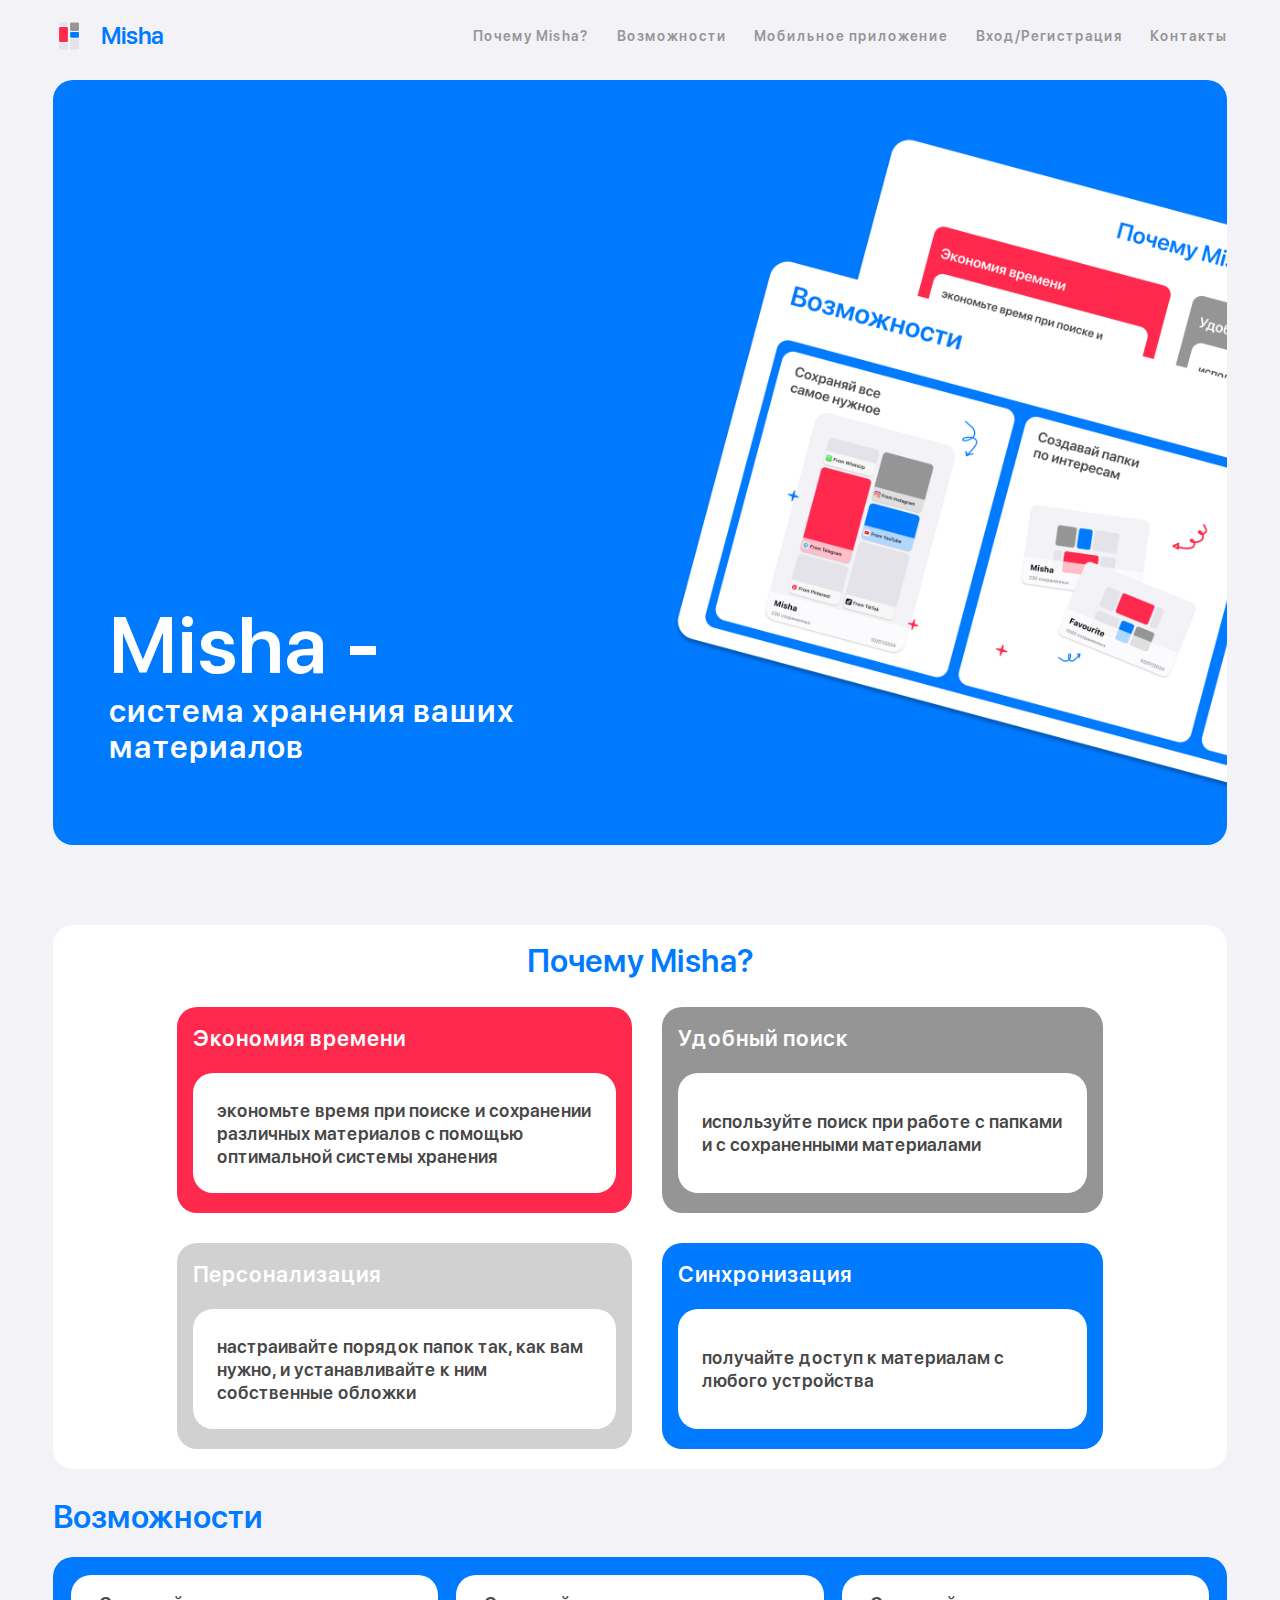
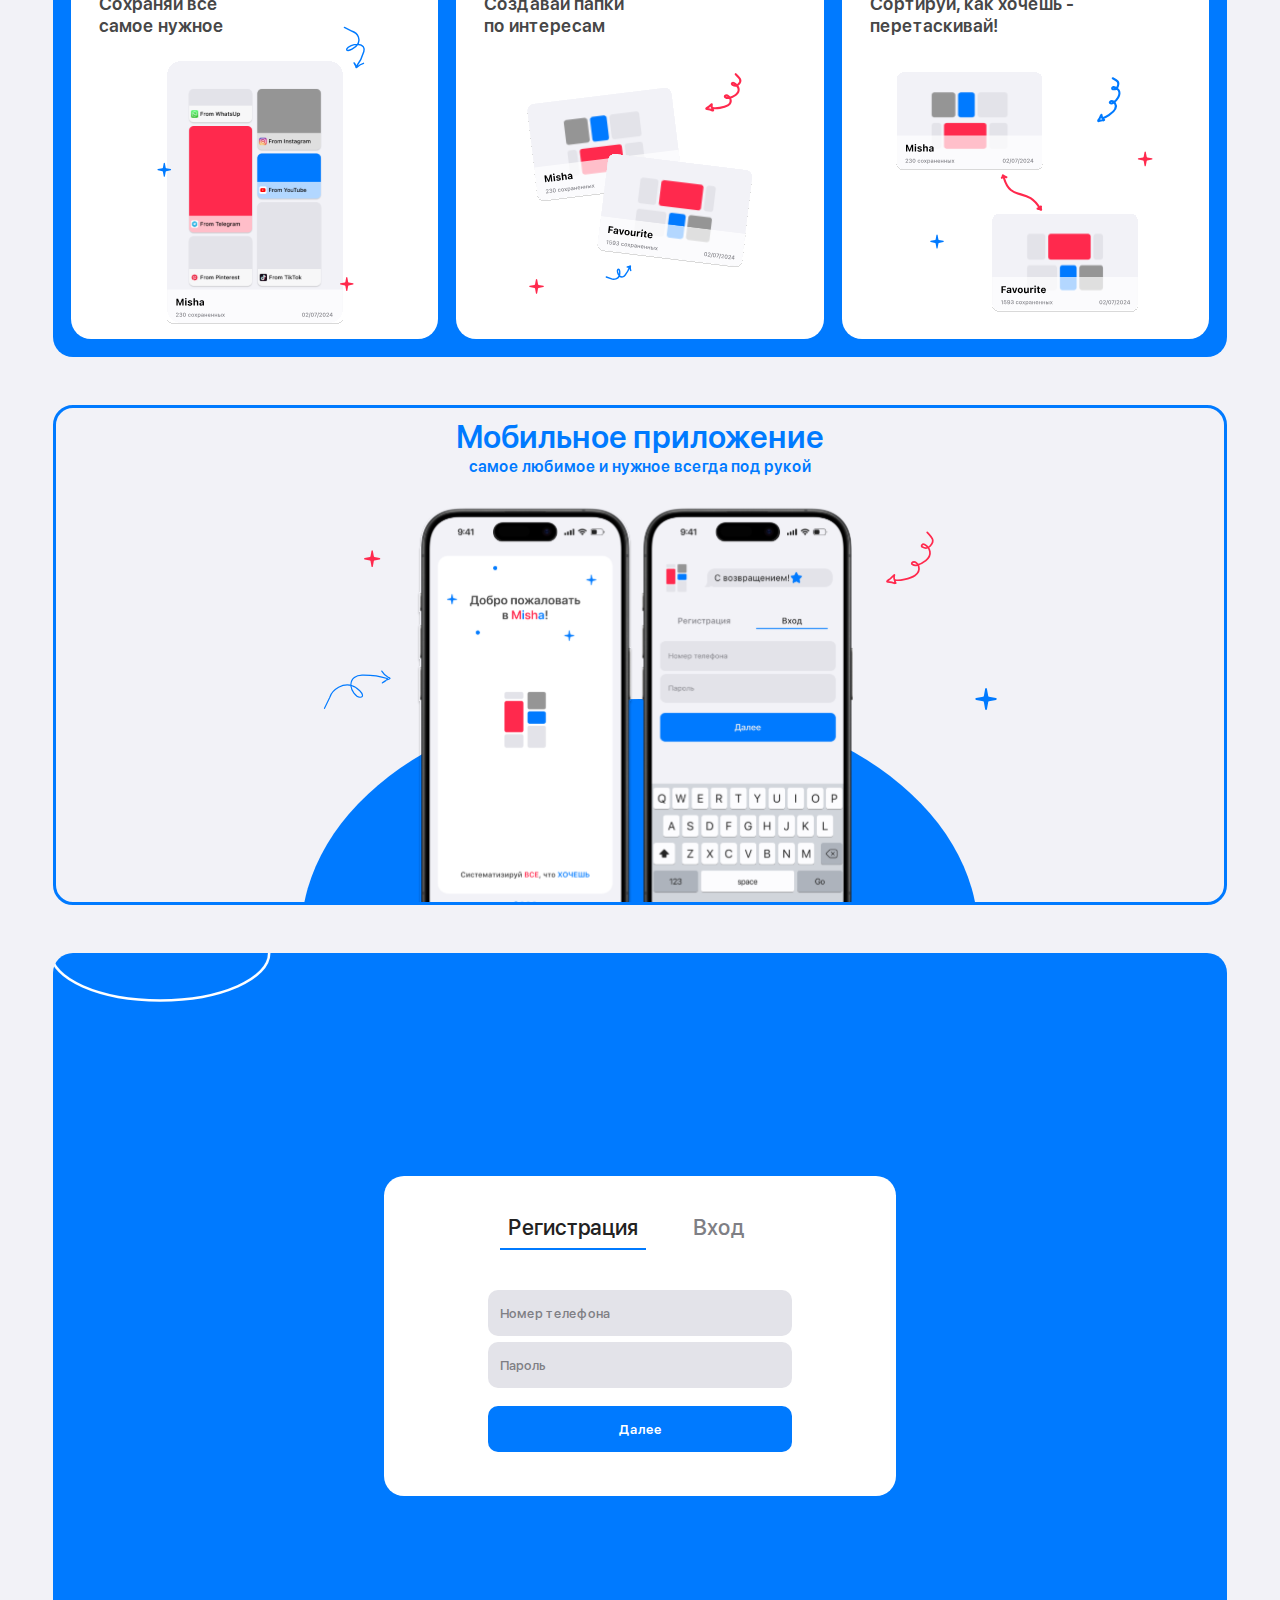
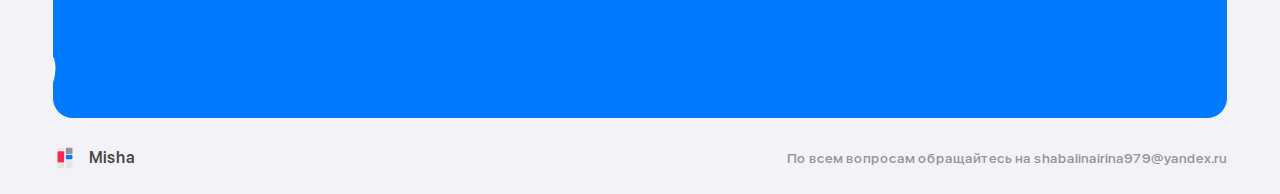
<file: Misha/index.html>
<!DOCTYPE html>

<html lang="ru">

<head>
	<meta charset="utf-8">
	<link rel="stylesheet" href="css/style.css">
	<title>Misha</title>
	<link rel="icon" href="icons/icon.svg" type="image/x-icon">
	<link rel="shortcut icon" href="icons/icon.svg" type="image/x-icon">
</head>
<body>
	<div class="main">
		<div class="main__body">
			<div class="main__header">
				<div class="main__left_flex">
					<div class="main__icon_div">
						<img src="icons/icon.svg" class="main__icon">
					</div>
					<div id="link_one" class="main__misha" foo="main_block">Misha</div>
				</div>
				<div class="main__right_flex">
					<ul class="main__ul_right_flex">
						<li> <a class="main__a_right_flex" id="link_two" foo="why_block"> Почему Misha?</a></li>
						<li> <a class="main__a_right_flex" id="link_three" foo="opportunities_block"> Возможности</a></li>
						<li> <a class="main__a_right_flex" id="link_four" foo="mobile_block"> Мобильное приложение</a></li>
						<li> <a class="main__a_right_flex" id="link_five" foo="login_block"> Вход/Регистрация</a></li>
						<li> <a class="main__a_right_flex" id="link_six"  foo="bottom_block"> Контакты</a></li>
					</ul>
				</div>
			</div>
			<div class="main__block" id="main_block">
				<div class="main__title">Misha -</div>
				<div class="main__subtitle">система хранения ваших <br>материалов</div>
			</div>
			<div class="why__block" id="why_block">
				<div class="why__title">Почему Misha?</div>
				<div class="foo__blocks">
					<div class="why__block_1 foo__first">
						<div class="why__block_1_title">Экономия времени</div>
						<div class="why__block_1_2">
							<div class="why__block_1_text">экономьте время при поиске и сохранении различных материалов с помощью оптимальной системы хранения</div>
						</div>
					</div>
					<div class="why__block_2 foo__second">
						<div class="why__block_2_title">Удобный поиск</div>
						<div class="why__block_2_2">
							<div class="why__block_2_text">используйте поиск при работе с папками и с сохраненными  материалами</div>
						</div>
					</div>
				<!-- </div>  -->
				<!-- <div class="why__flex2"> -->
					<div class="why__block_3 foo__third">
						<div class="why__block_3_title">Персонализация</div>
						<div class="why__block_3_2">
							<div class="why__block_3_text">настраивайте порядок папок так, как вам нужно, и устанавливайте к ним собственные обложки</div>
						</div>
					</div>
					<div class="why__block_4 foo__four">
						<div class="why__block_4_title">Синхронизация</div>
						<div class="why__block_4_2">
							<div class="why__block_4_text">получайте доступ к материалам с любого устройства</div>
						</div>
					</div>
				</div>
			</div>
			<div class="opportunities" id="opportunities_block">
				<div class="opportunities__main_title">Возможности</div>
				<div class="opportunities__main_block">
					<div class="opportunities__block_1">
						<img src="img/block_1.svg" class="opportunities__img_1">
						<div class="opportunities__title_1">Сохраняй все <br> самое нужное</div>
						
					</div>
					<div class="opportunities__block_2">
						<img src="img/block_2.svg" class="opportunities__img_2">
						<div class="opportunities__title_2">Создавай папки <br> по интересам</div>
					</div>
					<div class="opportunities__block_3">
						<img src="img/block_3.svg" class="opportunities__img_3">
						<div class="opportunities__title_3">Сортируй, как хочешь - <br> перетаскивай!</div>
						
					</div>
				</div>
			</div>
			<div class="mobile" id="mobile_block"> 
				<img src="img/mobile.svg" class="mobile__img">
				<p class="mobile__title">Мобильное приложение</p>
				<div class="mobile__subtitle">самое любимое и нужное всегда под рукой</div>
			</div>
			<div class="login" id="login_block">
				<div class="login__block">
					<div class="login__options">
						<div class="block__registration">Регистрация</div>
						<div class="block__login">Вход</div>
					</div>
					 <input type="tel" class="login__telephone" placeholder="Номер телефона" required>
					 <input type="password" class="login__password" placeholder="Пароль" required>
					 <button class="login__next" type="button">Далее</button>
				</div>
			</div>
			<div class="bottom_bar" id="bottom_block">
				<div class="bottom_bar__flex">
					<img src="icons/icon.svg" class="bottom_bar__icon">
					<div class="bottom_bar__name">Misha</div>
				</div>
				<div class="bottom_bar__info">По всем вопросам обращайтесь на shabalinairina979@yandex.ru</div>
			</div>
		</div>
	</div>
<script src="./js/main.js"></script>
</body>
</html>
</file>
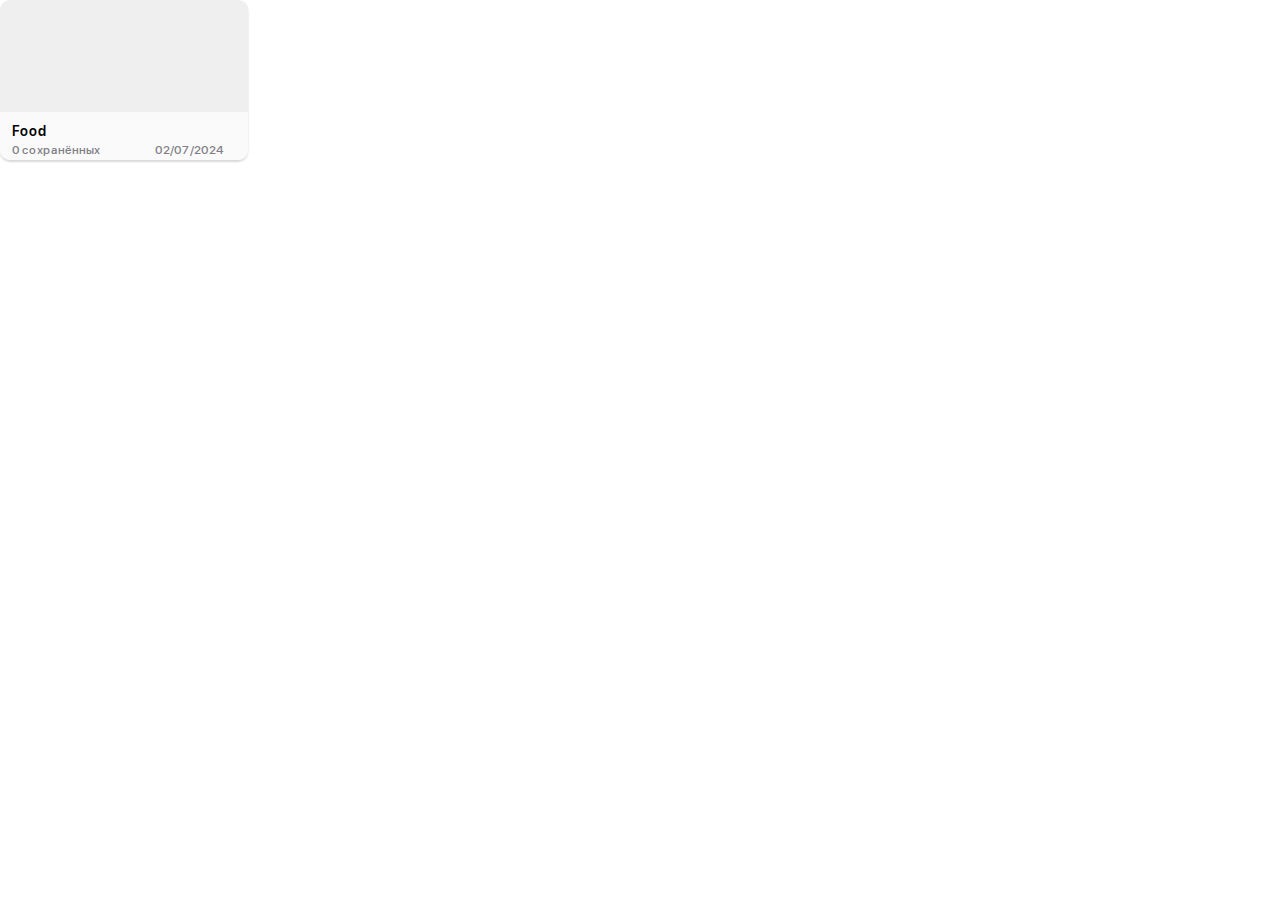
<file: Misha/folder.html>
<!DOCTYPE html>

<html lang="ru">

<head>
	<meta charset="utf-8">
	<link rel="stylesheet" href="css/folder.css">
</head>
<body>
	<div class="folder">
        <img src="img/grey_back.svg" alt="" class="folder__back">
        <div class="folder__bar">
            <div class="folder__barsik">
                <p class="folder__title">Food</p>
                <div class="folder__bottom">
                    <p class="folder__count">0 сохранённых</p>
                    <p class="folder__date">02/07/2024</p>
                </div>
            </div>
        </div>
    </div>
</body>
</html>
</file>
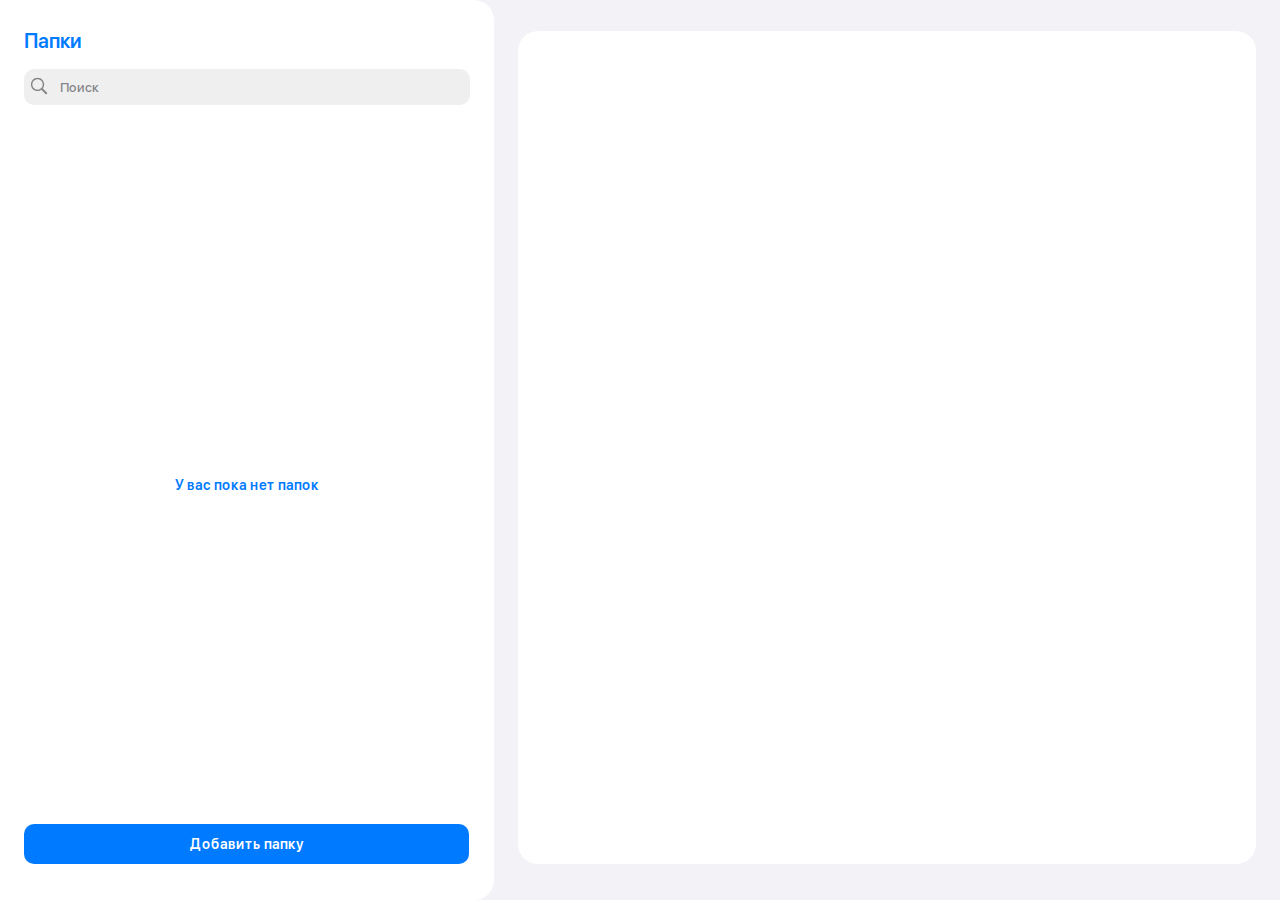
<file: Misha/func.html>
<!DOCTYPE html>

<html lang="ru">

<head>
	<meta charset="utf-8">
	<link rel="stylesheet" href="css/func.css">
	<title>Misha</title>
	<link rel="icon" href="icons/icon.svg" type="image/x-icon">
	<link rel="shortcut icon" href="icons/icon.svg" type="image/x-icon">
</head>
<body>
	<div class="main">
		<div class="left_block">
			<p class="left_block__title">Папки</p>
			<form class="left_block__search">
				<input type="text" class="left_block__input" placeholder="Поиск" required>
				<button type="submit" class="left_block__icon"></button>
			</form>
			<div class="left_block__text-container">
                <p class="left_block__text">У вас пока нет папок</p>
            </div>
			<button class="left_block__button" type="button">Добавить папку</button>
		</div>
		<div class="right_block">
			
			
		</div>
	</div>
</body>
</html>
</file>
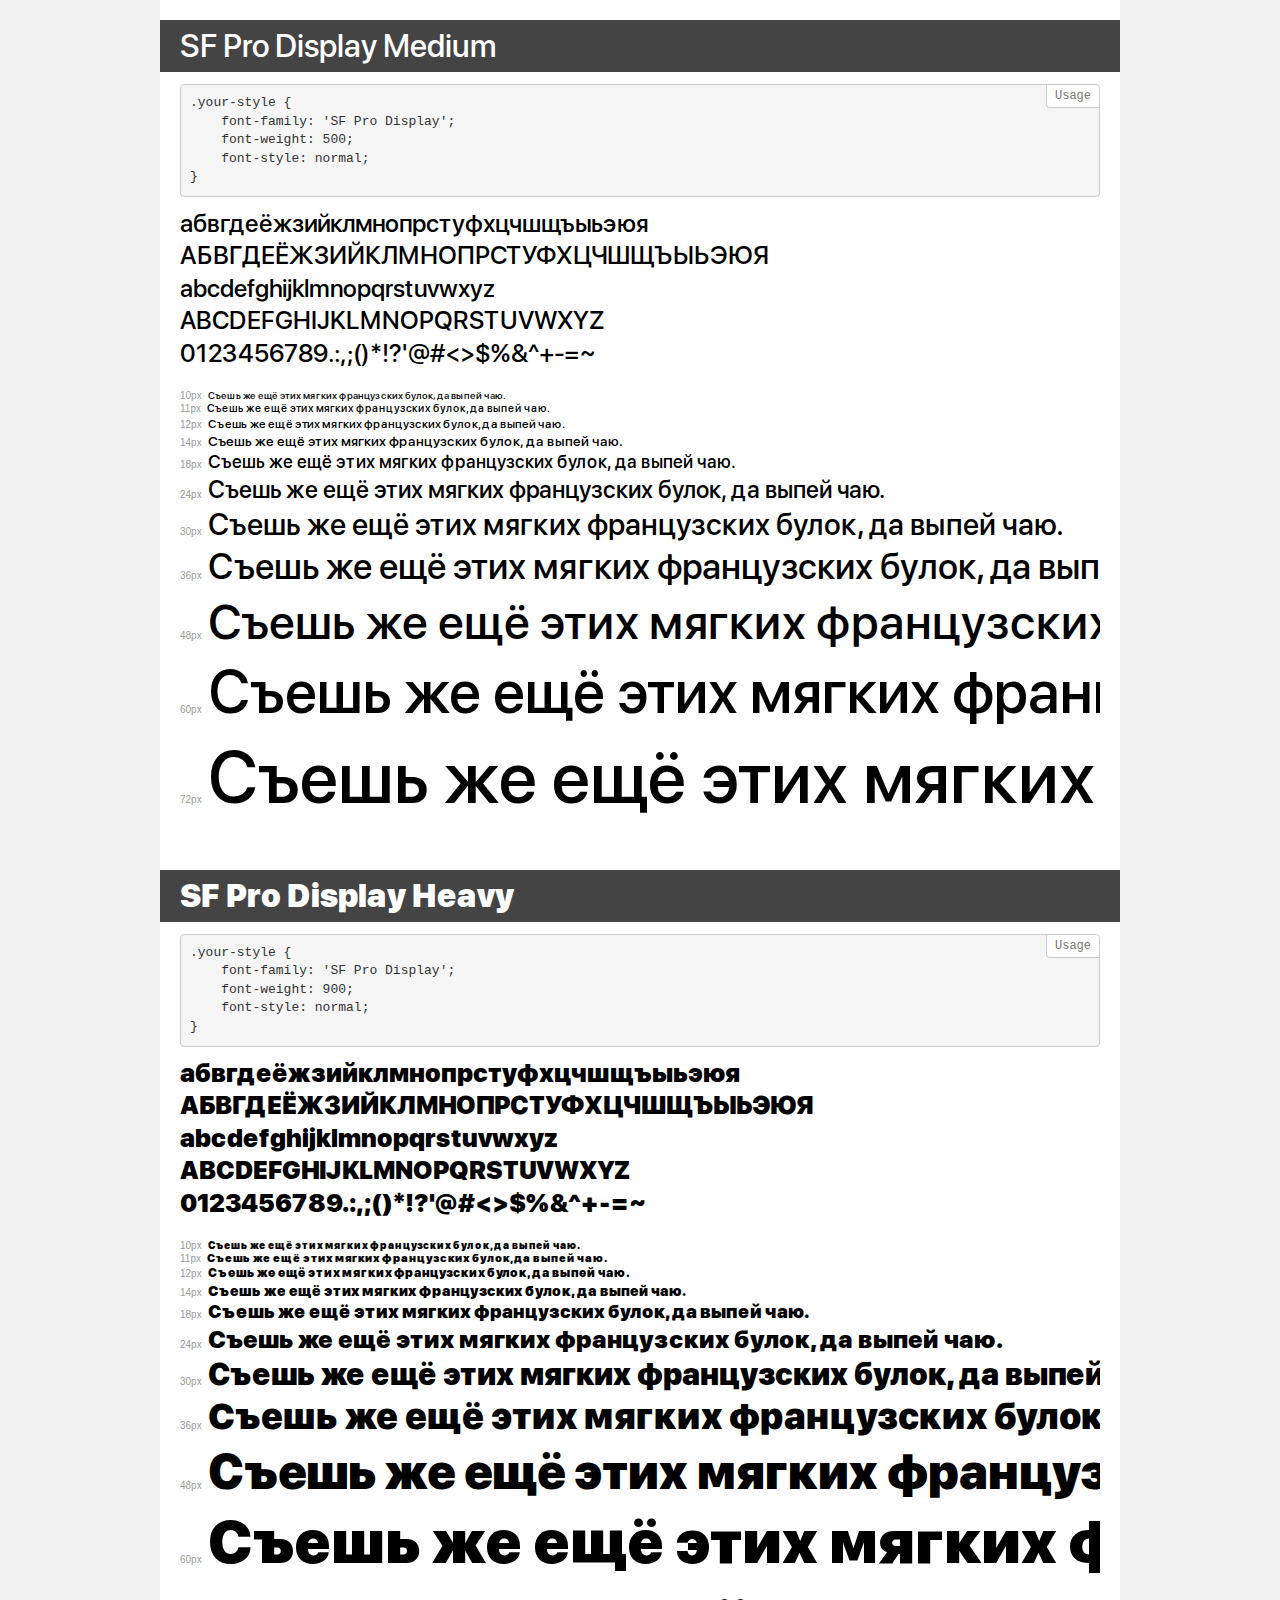
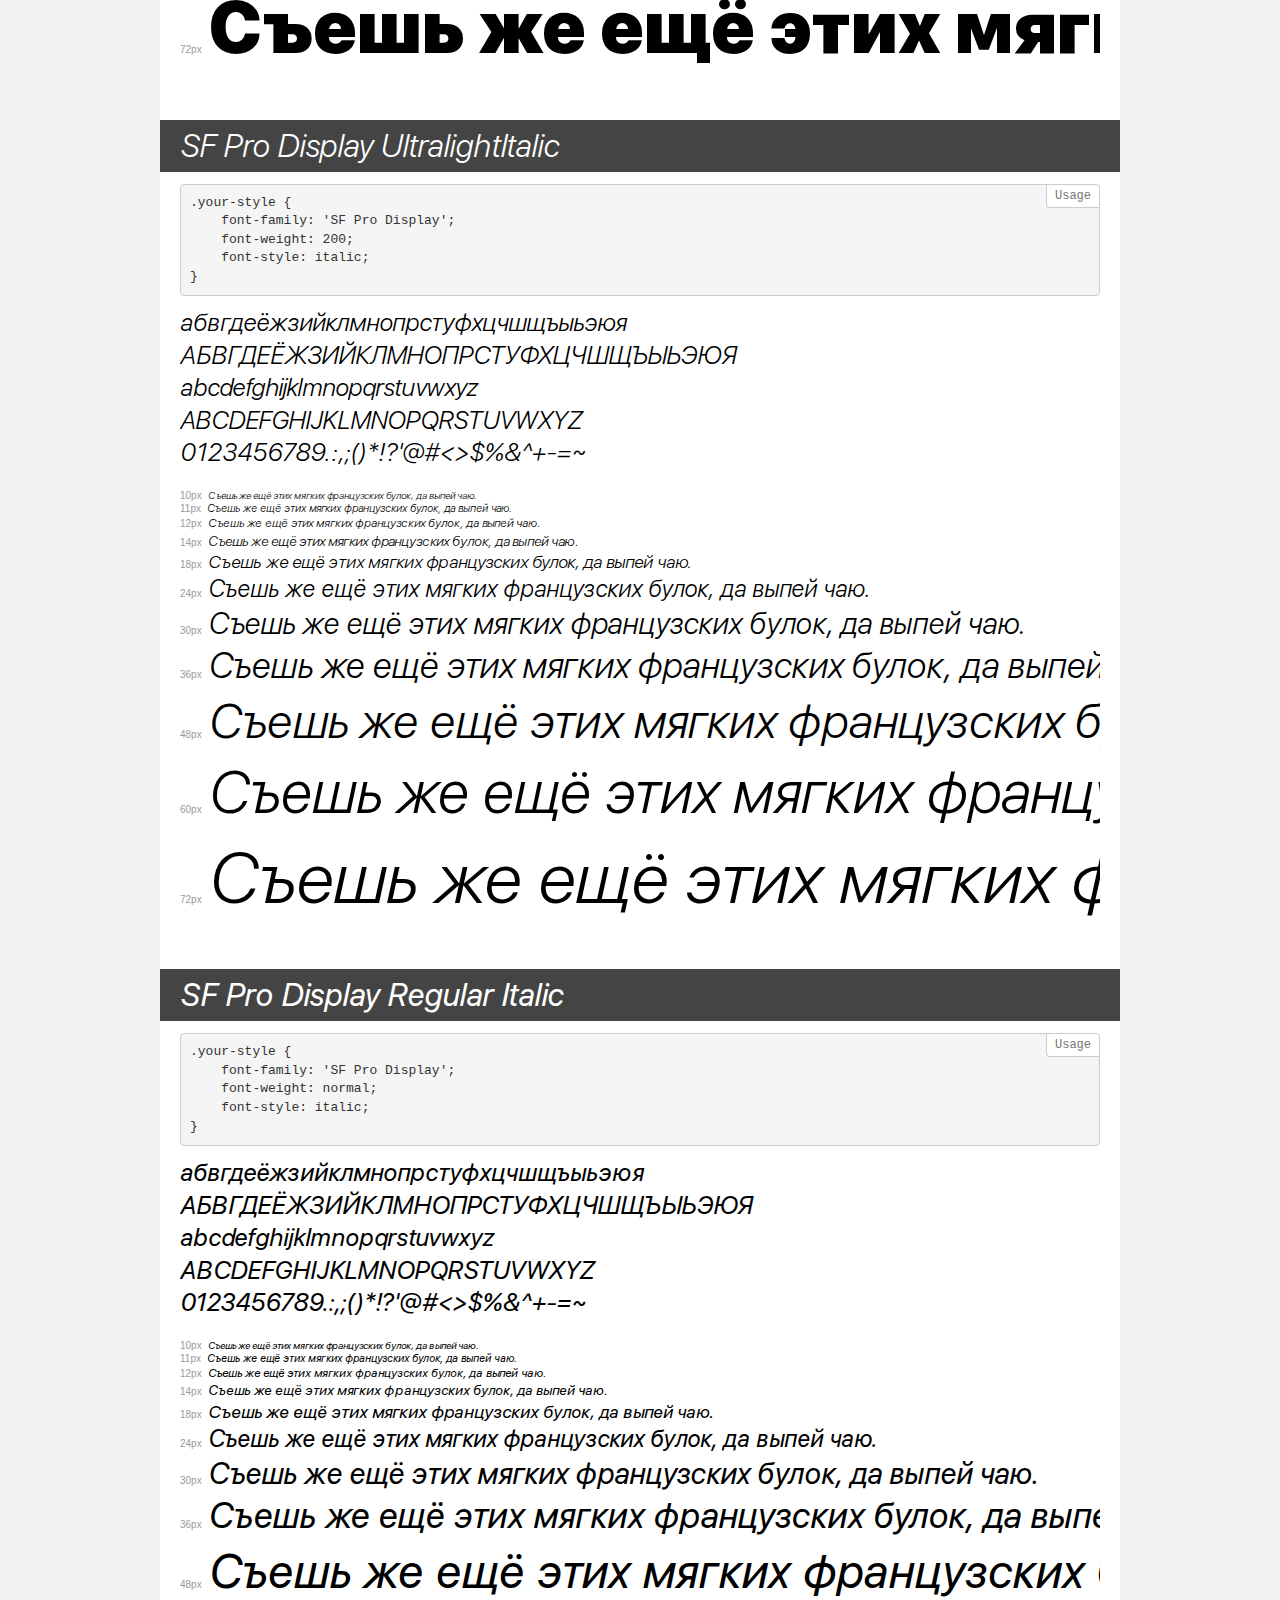
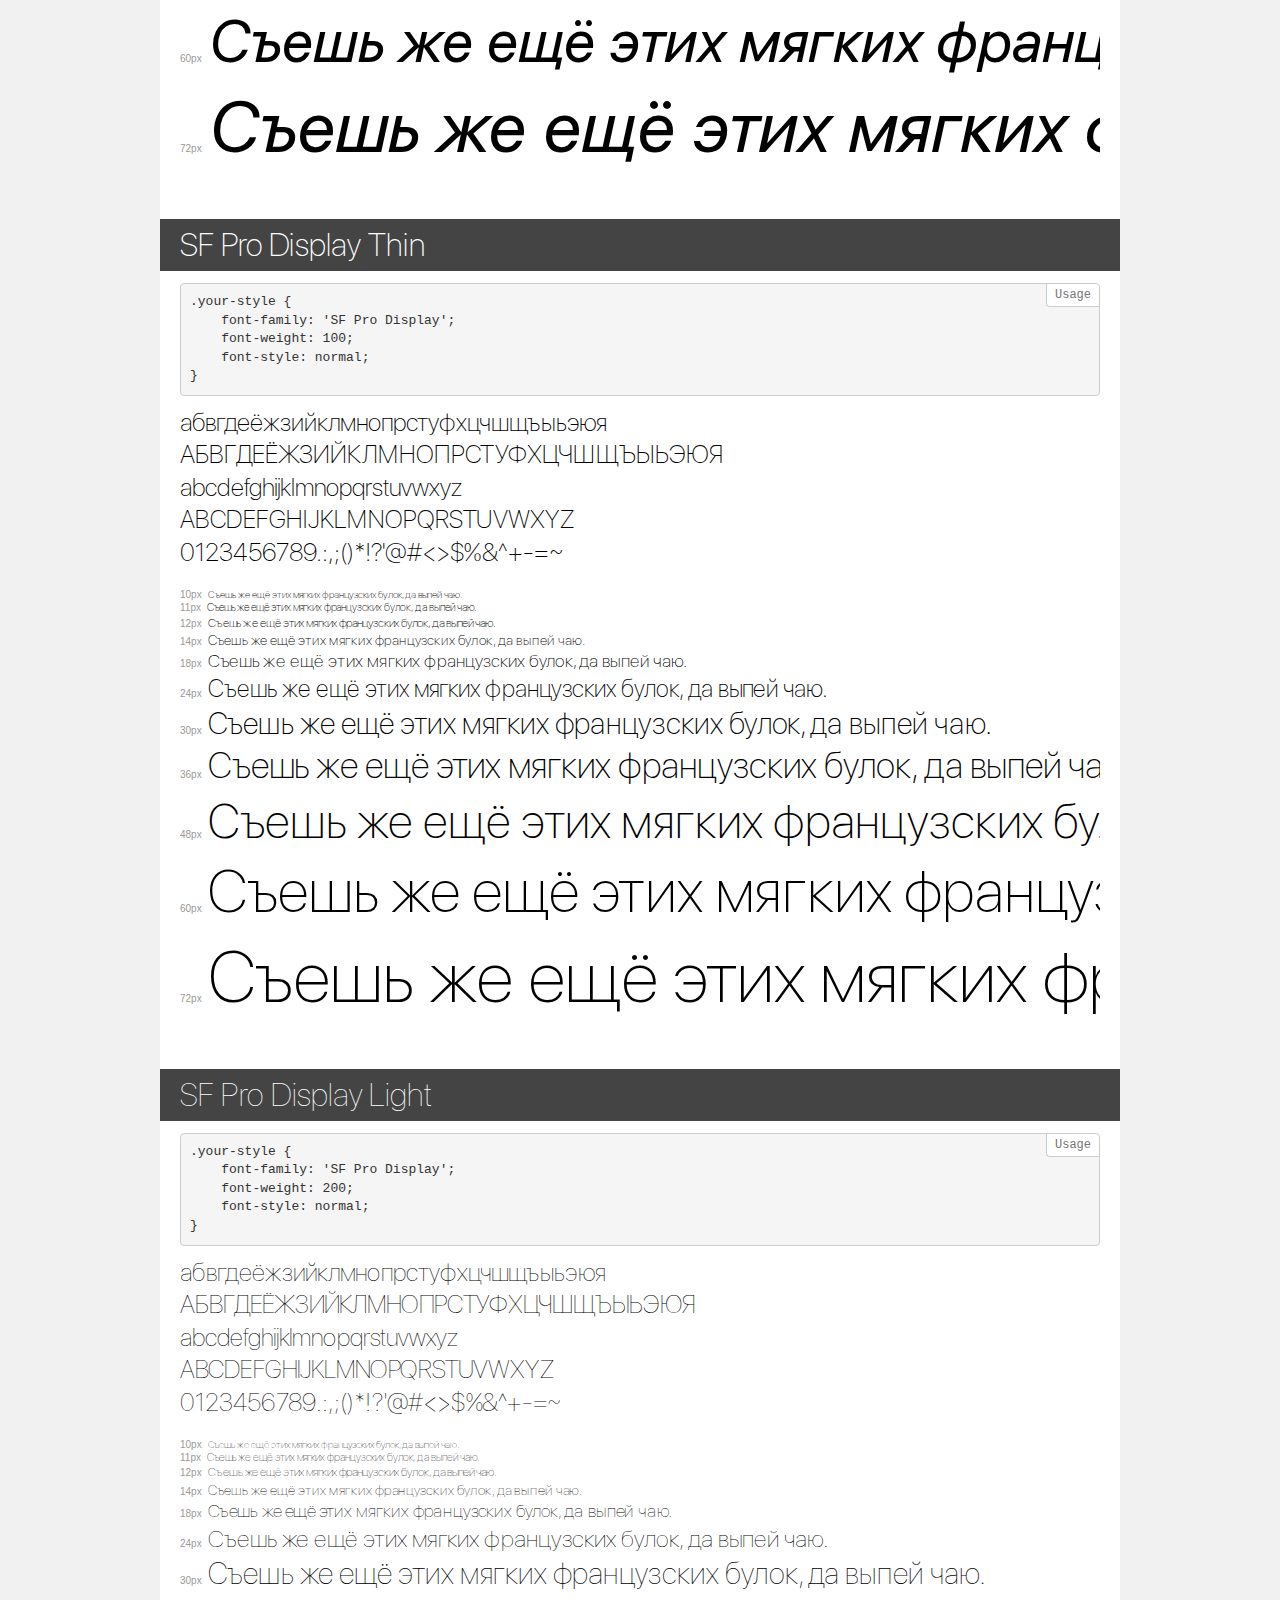
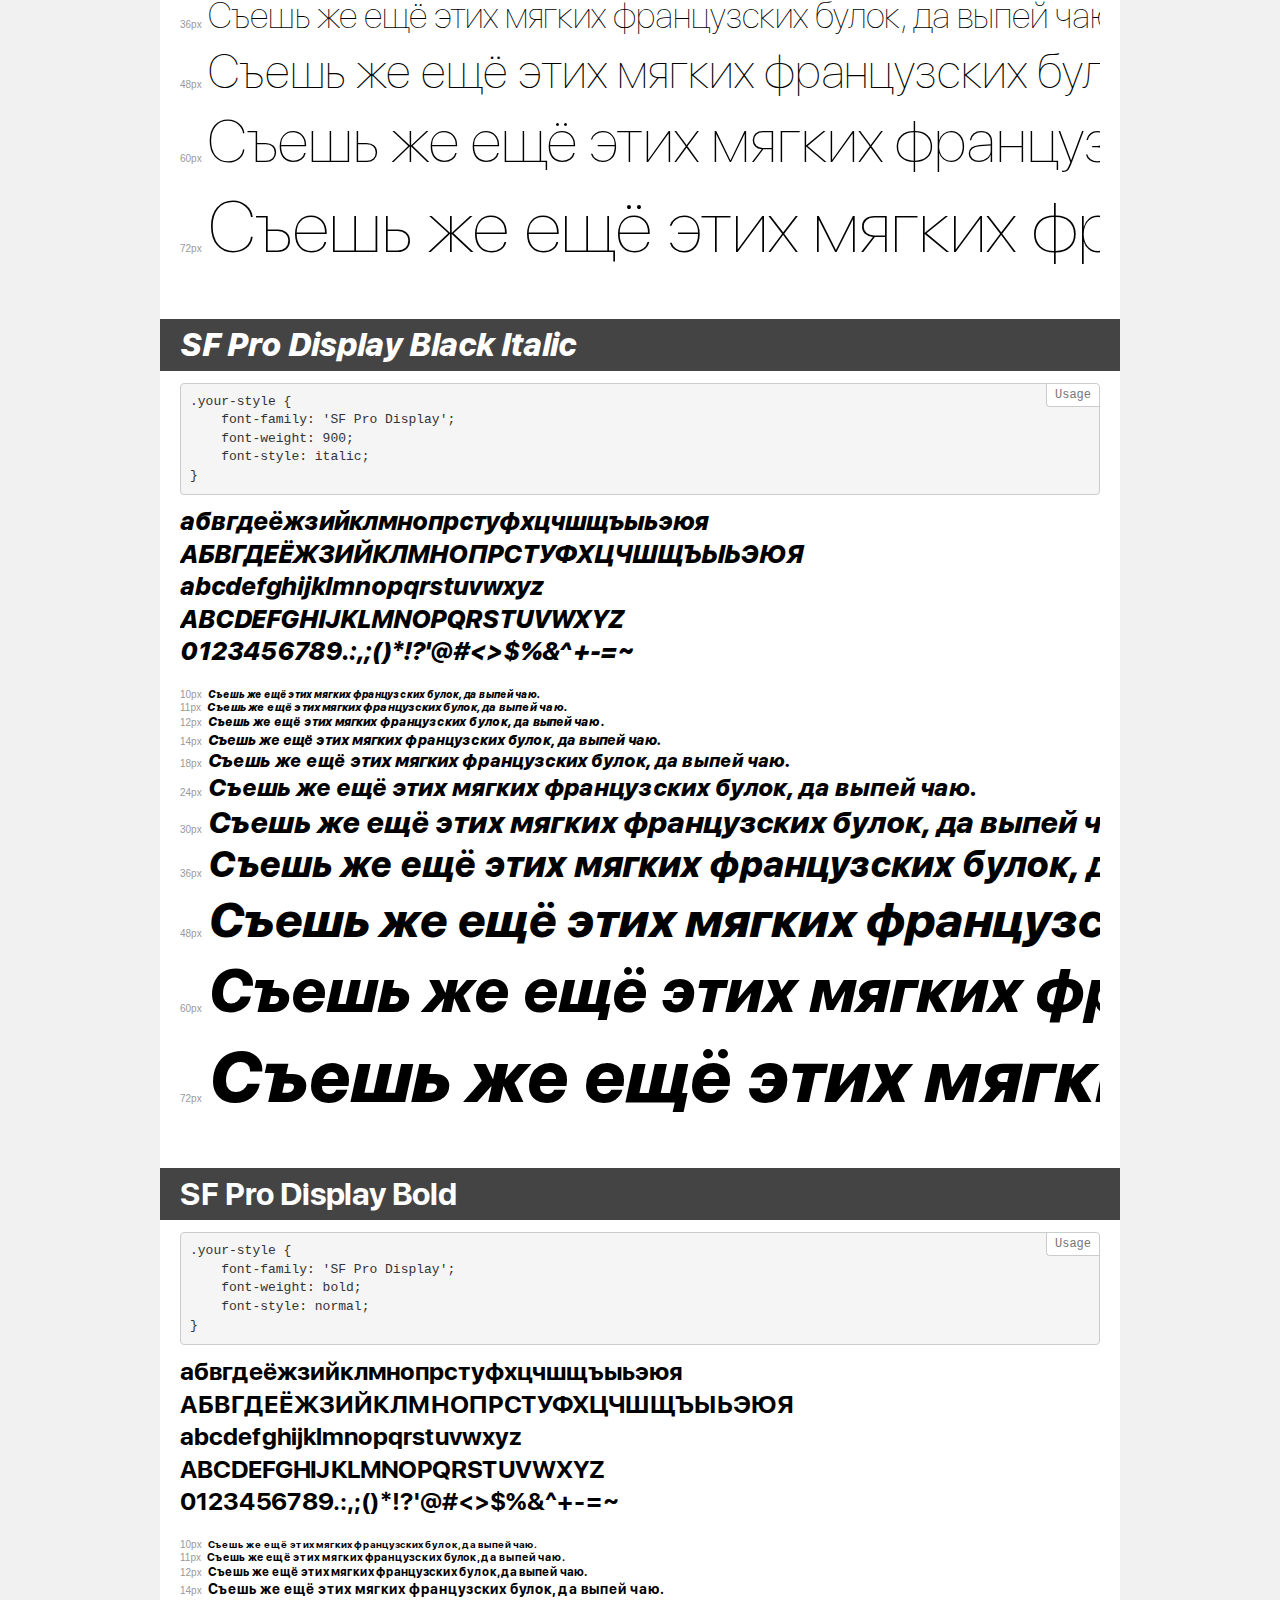
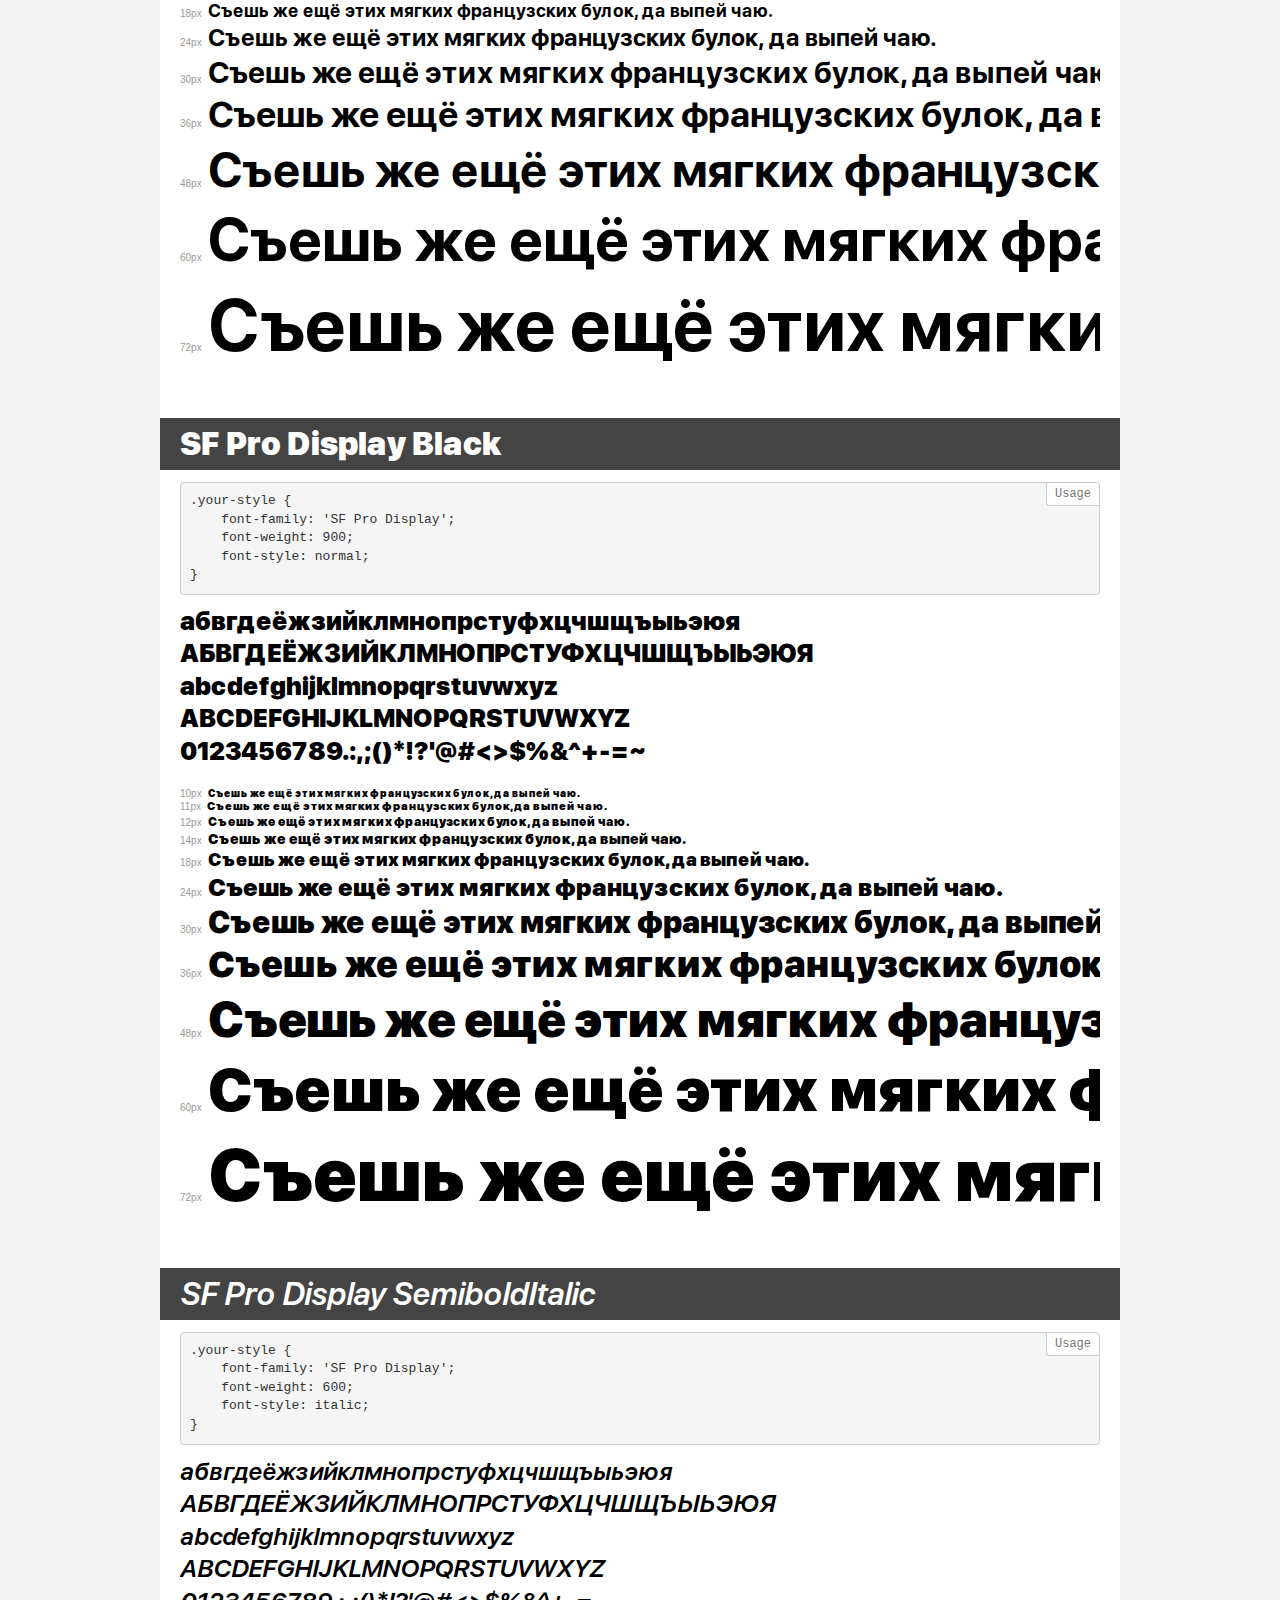
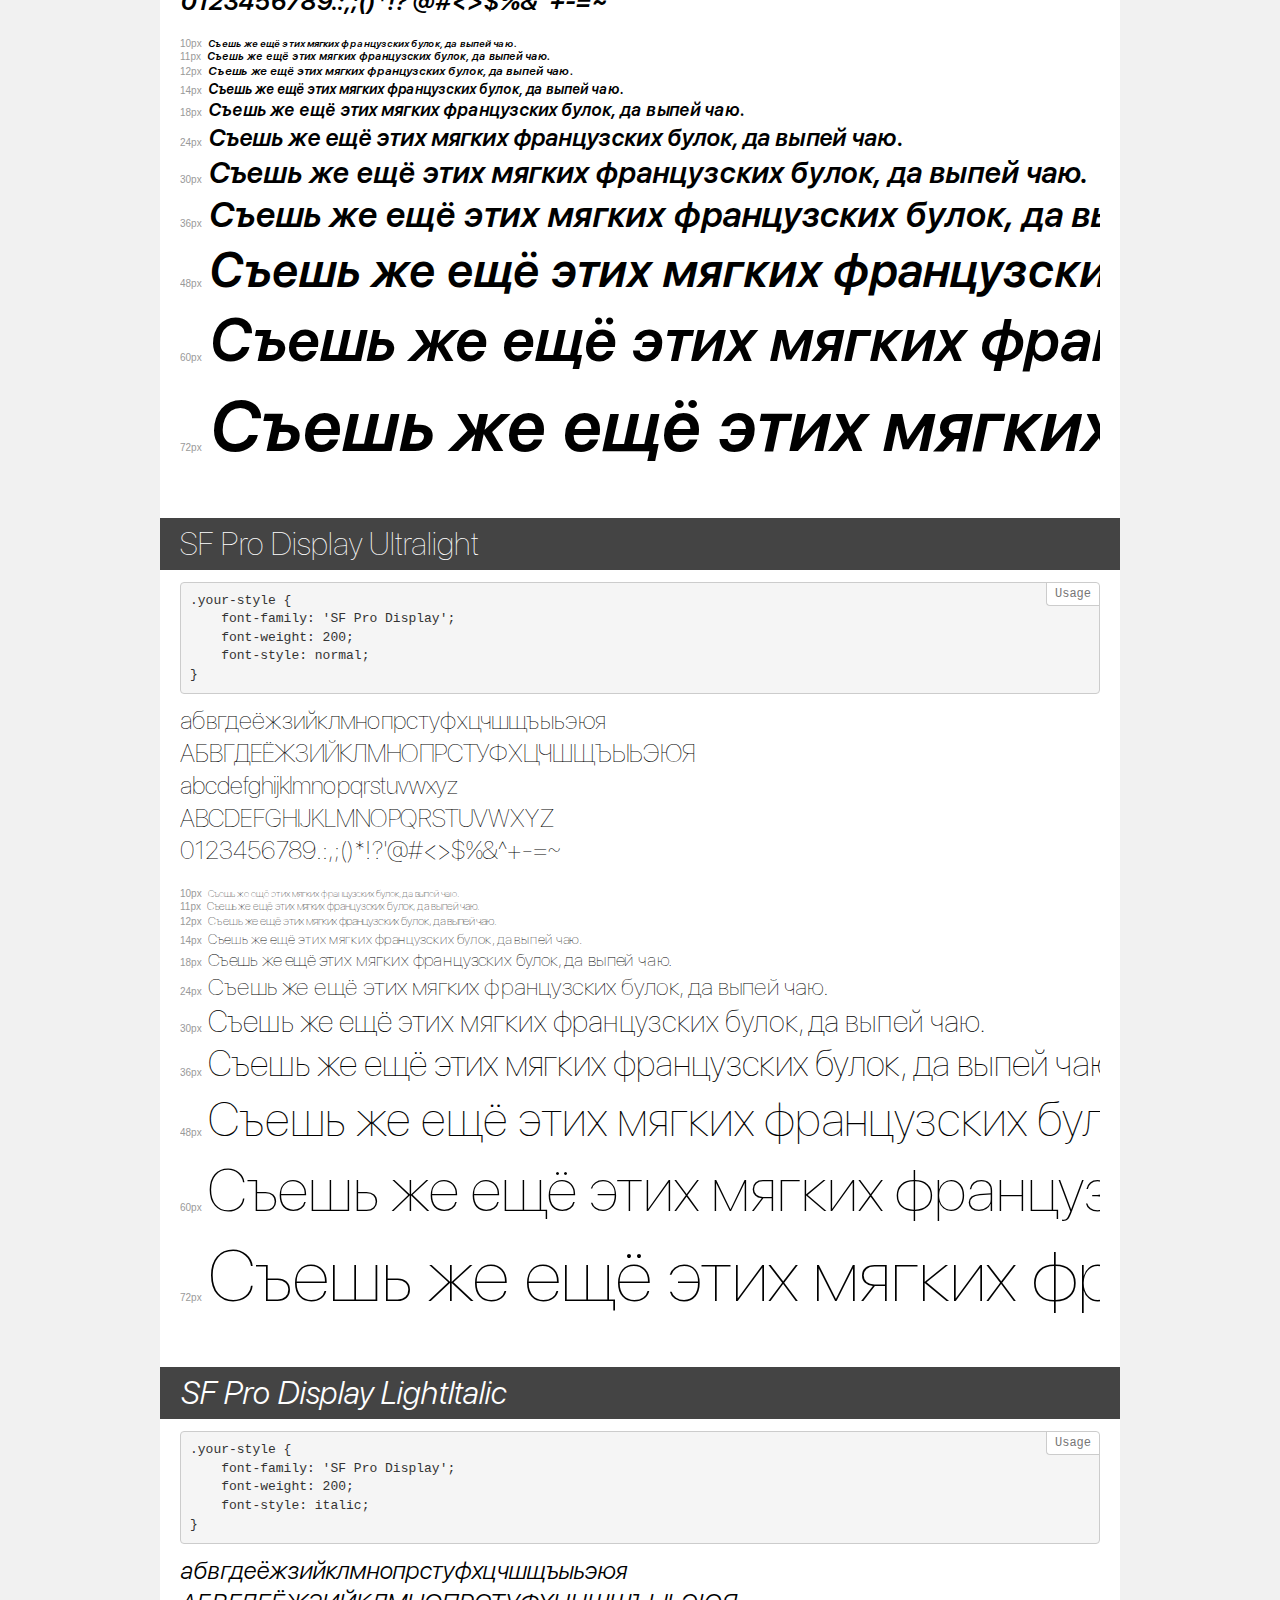
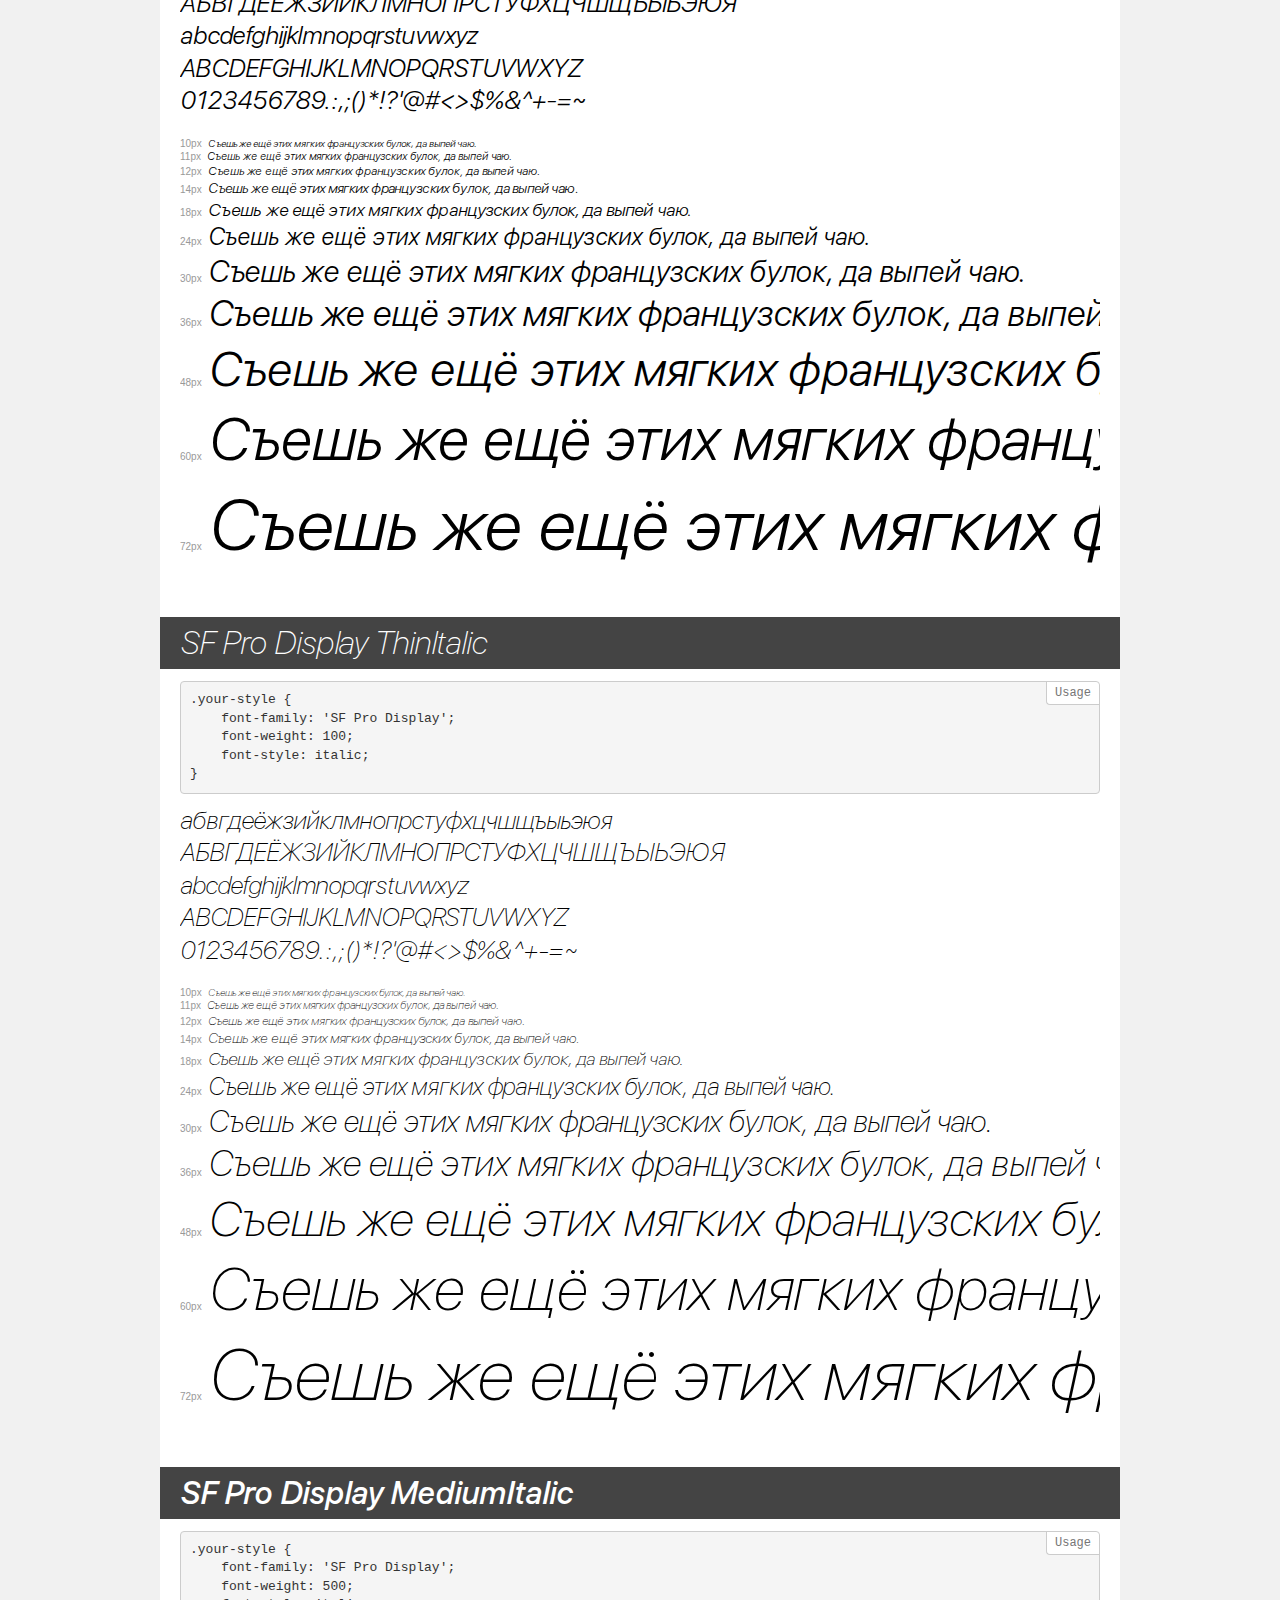
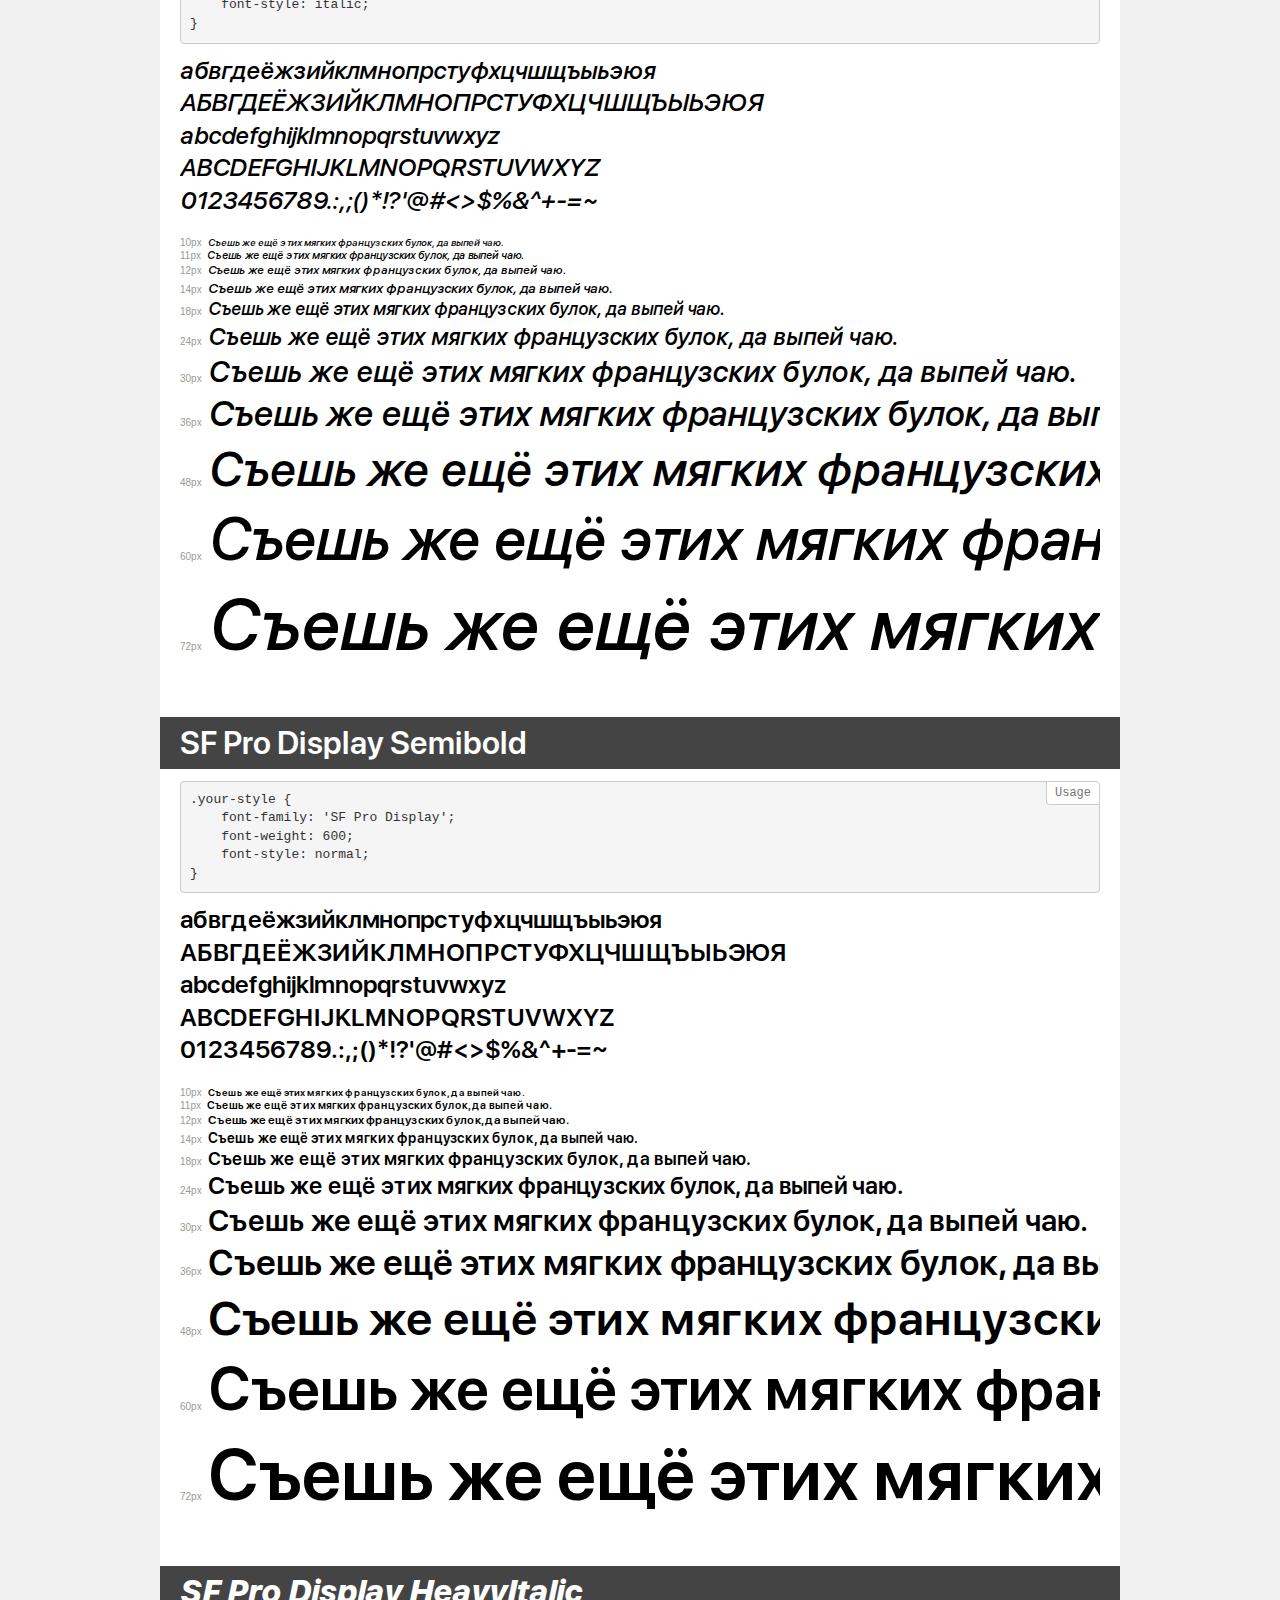
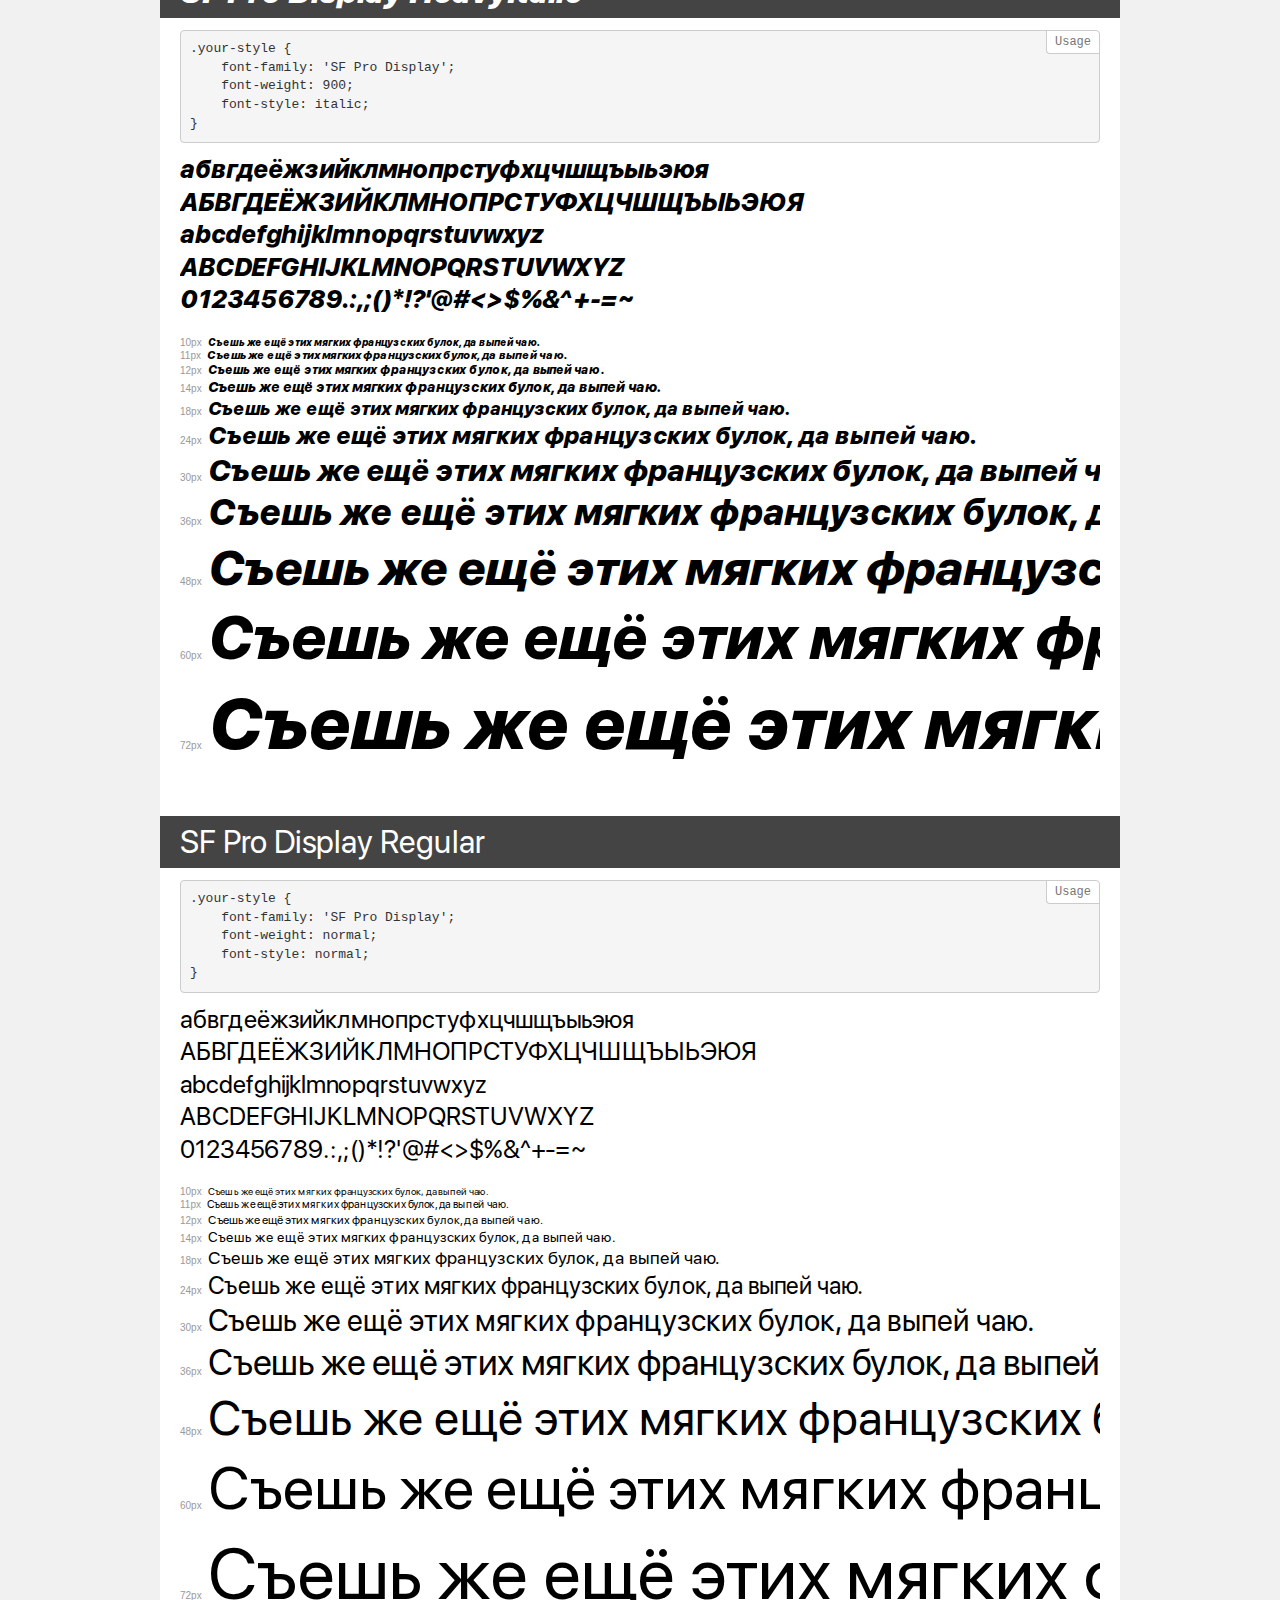
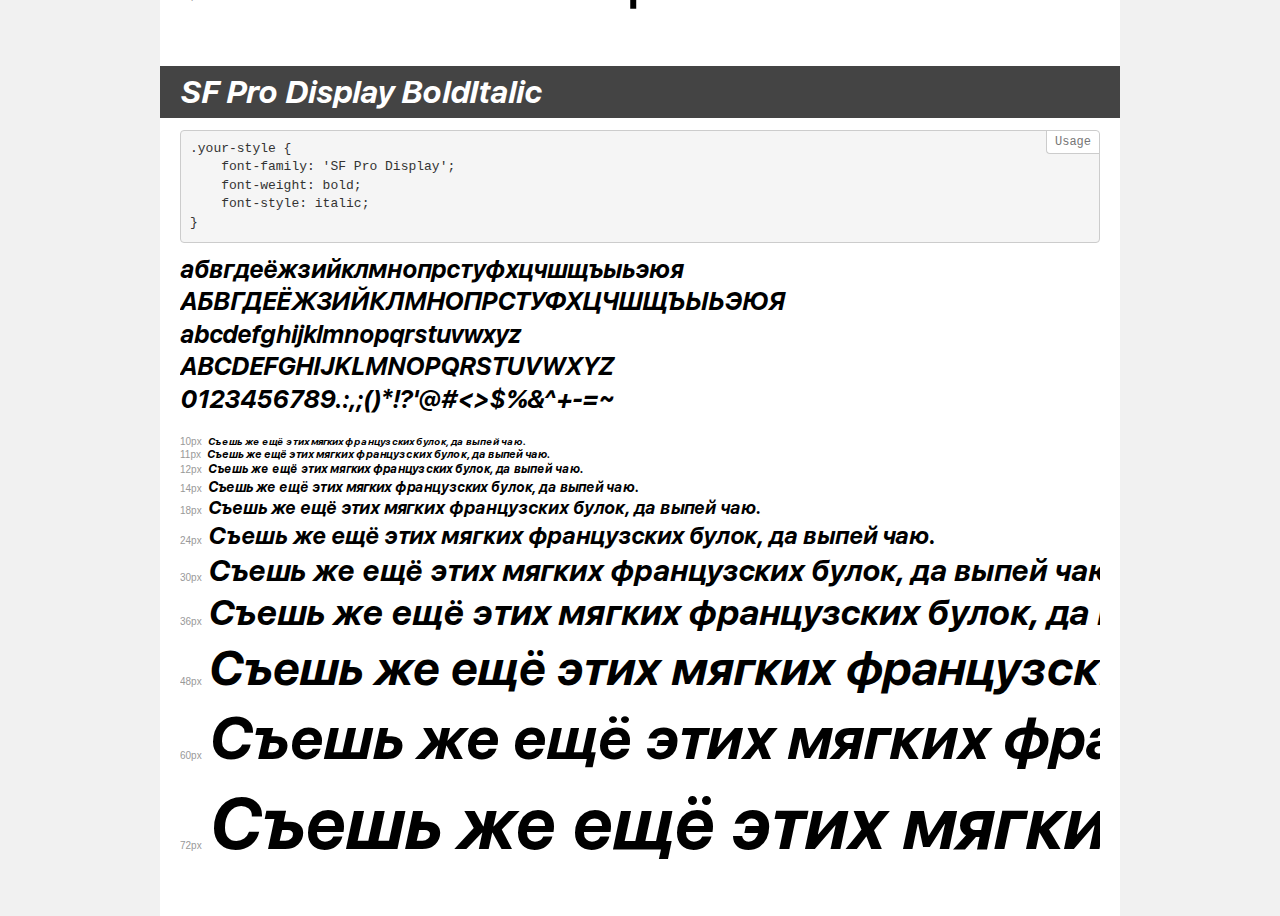
<file: Misha/fonts/SFPro/demo.html>
<!DOCTYPE html>
<html>
<head>
    <meta charset="utf-8">
    <meta http-equiv="X-UA-Compatible" content="IE=edge">
    <meta name="viewport" content="width=device-width, initial-scale=1">
    <meta name="robots" content="noindex, noarchive">
    <meta name="format-detection" content="telephone=no">
    <title>Transfonter demo</title>
    <link href="stylesheet.css" rel="stylesheet">
    <style>
        /*
        http://meyerweb.com/eric/tools/css/reset/
        v2.0 | 20110126
        License: none (public domain)
        */
        html, body, div, span, applet, object, iframe,
        h1, h2, h3, h4, h5, h6, p, blockquote, pre,
        a, abbr, acronym, address, big, cite, code,
        del, dfn, em, img, ins, kbd, q, s, samp,
        small, strike, strong, sub, sup, tt, var,
        b, u, i, center,
        dl, dt, dd, ol, ul, li,
        fieldset, form, label, legend,
        table, caption, tbody, tfoot, thead, tr, th, td,
        article, aside, canvas, details, embed,
        figure, figcaption, footer, header, hgroup,
        menu, nav, output, ruby, section, summary,
        time, mark, audio, video {
            margin: 0;
            padding: 0;
            border: 0;
            font-size: 100%;
            font: inherit;
            vertical-align: baseline;
        }
        /* HTML5 display-role reset for older browsers */
        article, aside, details, figcaption, figure,
        footer, header, hgroup, menu, nav, section {
            display: block;
        }
        body {
            line-height: 1;
        }
        ol, ul {
            list-style: none;
        }
        blockquote, q {
            quotes: none;
        }
        blockquote:before, blockquote:after,
        q:before, q:after {
            content: '';
            content: none;
        }
        table {
            border-collapse: collapse;
            border-spacing: 0;
        }
        /* common styles */
        body {
            background: #f1f1f1;
            color: #000;
        }
        .page {
            background: #fff;
            width: 920px;
            margin: 0 auto;
            padding: 20px 20px 0 20px;
            overflow: hidden;
        }
        .font-container {
            overflow-x: auto;
            overflow-y: hidden;
            margin-bottom: 40px;
            line-height: 1.3;
            white-space: nowrap;
            padding-bottom: 5px;
        }
        h1 {
            position: relative;
            background: #444;
            font-size: 32px;
            color: #fff;
            padding: 10px 20px;
            margin: 0 -20px 12px -20px;
        }
        .letters {
            font-size: 25px;
            margin-bottom: 20px;
        }
        .s10:before {
            content: '10px';
        }
        .s11:before {
            content: '11px';
        }
        .s12:before {
            content: '12px';
        }
        .s14:before {
            content: '14px';
        }
        .s18:before {
            content: '18px';
        }
        .s24:before {
            content: '24px';
        }
        .s30:before {
            content: '30px';
        }
        .s36:before {
            content: '36px';
        }
        .s48:before {
            content: '48px';
        }
        .s60:before {
            content: '60px';
        }
        .s72:before {
            content: '72px';
        }
        .s10:before, .s11:before, .s12:before, .s14:before,
        .s18:before, .s24:before, .s30:before, .s36:before,
        .s48:before, .s60:before, .s72:before {
            font-family: Arial, sans-serif;
            font-size: 10px;
            font-weight: normal;
            font-style: normal;
            color: #999;
            padding-right: 6px;
        }
        pre {
            display: block;
            position: relative;
            padding: 9px;
            margin: 0 0 10px;
            font-family: Monaco, Menlo, Consolas, "Courier New", monospace !important;
            font-size: 13px;
            line-height: 1.428571429;
            color: #333;
            font-weight: normal !important;
            font-style: normal !important;
            background-color: #f5f5f5;
            border: 1px solid #ccc;
            overflow-x: auto;
            border-radius: 4px;
        }
        pre:after {
            display: block;
            position: absolute;
            right: 0;
            top: 0;
            content: 'Usage';
            line-height: 1;
            padding: 5px 8px;
            font-size: 12px;
            color: #767676;
            background-color: #fff;
            border: 1px solid #ccc;
            border-right: none;
            border-top: none;
            border-radius: 0 4px 0 4px;
            z-index: 10;
        }
        /* responsive */
        @media (max-width: 959px) {
            .page {
                width: auto;
                margin: 0;
            }
        }
    </style>
</head>
<body>
<div class="page">
    <div class="demo" style="font-family: 'SF Pro Display'; font-weight: 500; font-style: normal;">
        <h1>SF Pro Display Medium</h1>
        <pre>.your-style {
    font-family: 'SF Pro Display';
    font-weight: 500;
    font-style: normal;
}</pre>
        <div class="font-container">
            <p class="letters">
                абвгдеёжзийклмнопрстуфхцчшщъыьэюя<br>
АБВГДЕЁЖЗИЙКЛМНОПРСТУФХЦЧШЩЪЫЬЭЮЯ<br>
abcdefghijklmnopqrstuvwxyz<br>
ABCDEFGHIJKLMNOPQRSTUVWXYZ<br>
                0123456789.:,;()*!?'@#<>$%&^+-=~
            </p>
            <p class="s10" style="font-size: 10px;">Съешь же ещё этих мягких французских булок, да выпей чаю.</p>
            <p class="s11" style="font-size: 11px;">Съешь же ещё этих мягких французских булок, да выпей чаю.</p>
            <p class="s12" style="font-size: 12px;">Съешь же ещё этих мягких французских булок, да выпей чаю.</p>
            <p class="s14" style="font-size: 14px;">Съешь же ещё этих мягких французских булок, да выпей чаю.</p>
            <p class="s18" style="font-size: 18px;">Съешь же ещё этих мягких французских булок, да выпей чаю.</p>
            <p class="s24" style="font-size: 24px;">Съешь же ещё этих мягких французских булок, да выпей чаю.</p>
            <p class="s30" style="font-size: 30px;">Съешь же ещё этих мягких французских булок, да выпей чаю.</p>
            <p class="s36" style="font-size: 36px;">Съешь же ещё этих мягких французских булок, да выпей чаю.</p>
            <p class="s48" style="font-size: 48px;">Съешь же ещё этих мягких французских булок, да выпей чаю.</p>
            <p class="s60" style="font-size: 60px;">Съешь же ещё этих мягких французских булок, да выпей чаю.</p>
            <p class="s72" style="font-size: 72px;">Съешь же ещё этих мягких французских булок, да выпей чаю.</p>
        </div>
    </div>
    <div class="demo" style="font-family: 'SF Pro Display'; font-weight: 900; font-style: normal;">
        <h1>SF Pro Display Heavy</h1>
        <pre>.your-style {
    font-family: 'SF Pro Display';
    font-weight: 900;
    font-style: normal;
}</pre>
        <div class="font-container">
            <p class="letters">
                абвгдеёжзийклмнопрстуфхцчшщъыьэюя<br>
АБВГДЕЁЖЗИЙКЛМНОПРСТУФХЦЧШЩЪЫЬЭЮЯ<br>
abcdefghijklmnopqrstuvwxyz<br>
ABCDEFGHIJKLMNOPQRSTUVWXYZ<br>
                0123456789.:,;()*!?'@#<>$%&^+-=~
            </p>
            <p class="s10" style="font-size: 10px;">Съешь же ещё этих мягких французских булок, да выпей чаю.</p>
            <p class="s11" style="font-size: 11px;">Съешь же ещё этих мягких французских булок, да выпей чаю.</p>
            <p class="s12" style="font-size: 12px;">Съешь же ещё этих мягких французских булок, да выпей чаю.</p>
            <p class="s14" style="font-size: 14px;">Съешь же ещё этих мягких французских булок, да выпей чаю.</p>
            <p class="s18" style="font-size: 18px;">Съешь же ещё этих мягких французских булок, да выпей чаю.</p>
            <p class="s24" style="font-size: 24px;">Съешь же ещё этих мягких французских булок, да выпей чаю.</p>
            <p class="s30" style="font-size: 30px;">Съешь же ещё этих мягких французских булок, да выпей чаю.</p>
            <p class="s36" style="font-size: 36px;">Съешь же ещё этих мягких французских булок, да выпей чаю.</p>
            <p class="s48" style="font-size: 48px;">Съешь же ещё этих мягких французских булок, да выпей чаю.</p>
            <p class="s60" style="font-size: 60px;">Съешь же ещё этих мягких французских булок, да выпей чаю.</p>
            <p class="s72" style="font-size: 72px;">Съешь же ещё этих мягких французских булок, да выпей чаю.</p>
        </div>
    </div>
    <div class="demo" style="font-family: 'SF Pro Display'; font-weight: 200; font-style: italic;">
        <h1>SF Pro Display UltralightItalic</h1>
        <pre>.your-style {
    font-family: 'SF Pro Display';
    font-weight: 200;
    font-style: italic;
}</pre>
        <div class="font-container">
            <p class="letters">
                абвгдеёжзийклмнопрстуфхцчшщъыьэюя<br>
АБВГДЕЁЖЗИЙКЛМНОПРСТУФХЦЧШЩЪЫЬЭЮЯ<br>
abcdefghijklmnopqrstuvwxyz<br>
ABCDEFGHIJKLMNOPQRSTUVWXYZ<br>
                0123456789.:,;()*!?'@#<>$%&^+-=~
            </p>
            <p class="s10" style="font-size: 10px;">Съешь же ещё этих мягких французских булок, да выпей чаю.</p>
            <p class="s11" style="font-size: 11px;">Съешь же ещё этих мягких французских булок, да выпей чаю.</p>
            <p class="s12" style="font-size: 12px;">Съешь же ещё этих мягких французских булок, да выпей чаю.</p>
            <p class="s14" style="font-size: 14px;">Съешь же ещё этих мягких французских булок, да выпей чаю.</p>
            <p class="s18" style="font-size: 18px;">Съешь же ещё этих мягких французских булок, да выпей чаю.</p>
            <p class="s24" style="font-size: 24px;">Съешь же ещё этих мягких французских булок, да выпей чаю.</p>
            <p class="s30" style="font-size: 30px;">Съешь же ещё этих мягких французских булок, да выпей чаю.</p>
            <p class="s36" style="font-size: 36px;">Съешь же ещё этих мягких французских булок, да выпей чаю.</p>
            <p class="s48" style="font-size: 48px;">Съешь же ещё этих мягких французских булок, да выпей чаю.</p>
            <p class="s60" style="font-size: 60px;">Съешь же ещё этих мягких французских булок, да выпей чаю.</p>
            <p class="s72" style="font-size: 72px;">Съешь же ещё этих мягких французских булок, да выпей чаю.</p>
        </div>
    </div>
    <div class="demo" style="font-family: 'SF Pro Display'; font-weight: normal; font-style: italic;">
        <h1>SF Pro Display Regular Italic</h1>
        <pre>.your-style {
    font-family: 'SF Pro Display';
    font-weight: normal;
    font-style: italic;
}</pre>
        <div class="font-container">
            <p class="letters">
                абвгдеёжзийклмнопрстуфхцчшщъыьэюя<br>
АБВГДЕЁЖЗИЙКЛМНОПРСТУФХЦЧШЩЪЫЬЭЮЯ<br>
abcdefghijklmnopqrstuvwxyz<br>
ABCDEFGHIJKLMNOPQRSTUVWXYZ<br>
                0123456789.:,;()*!?'@#<>$%&^+-=~
            </p>
            <p class="s10" style="font-size: 10px;">Съешь же ещё этих мягких французских булок, да выпей чаю.</p>
            <p class="s11" style="font-size: 11px;">Съешь же ещё этих мягких французских булок, да выпей чаю.</p>
            <p class="s12" style="font-size: 12px;">Съешь же ещё этих мягких французских булок, да выпей чаю.</p>
            <p class="s14" style="font-size: 14px;">Съешь же ещё этих мягких французских булок, да выпей чаю.</p>
            <p class="s18" style="font-size: 18px;">Съешь же ещё этих мягких французских булок, да выпей чаю.</p>
            <p class="s24" style="font-size: 24px;">Съешь же ещё этих мягких французских булок, да выпей чаю.</p>
            <p class="s30" style="font-size: 30px;">Съешь же ещё этих мягких французских булок, да выпей чаю.</p>
            <p class="s36" style="font-size: 36px;">Съешь же ещё этих мягких французских булок, да выпей чаю.</p>
            <p class="s48" style="font-size: 48px;">Съешь же ещё этих мягких французских булок, да выпей чаю.</p>
            <p class="s60" style="font-size: 60px;">Съешь же ещё этих мягких французских булок, да выпей чаю.</p>
            <p class="s72" style="font-size: 72px;">Съешь же ещё этих мягких французских булок, да выпей чаю.</p>
        </div>
    </div>
    <div class="demo" style="font-family: 'SF Pro Display'; font-weight: 100; font-style: normal;">
        <h1>SF Pro Display Thin</h1>
        <pre>.your-style {
    font-family: 'SF Pro Display';
    font-weight: 100;
    font-style: normal;
}</pre>
        <div class="font-container">
            <p class="letters">
                абвгдеёжзийклмнопрстуфхцчшщъыьэюя<br>
АБВГДЕЁЖЗИЙКЛМНОПРСТУФХЦЧШЩЪЫЬЭЮЯ<br>
abcdefghijklmnopqrstuvwxyz<br>
ABCDEFGHIJKLMNOPQRSTUVWXYZ<br>
                0123456789.:,;()*!?'@#<>$%&^+-=~
            </p>
            <p class="s10" style="font-size: 10px;">Съешь же ещё этих мягких французских булок, да выпей чаю.</p>
            <p class="s11" style="font-size: 11px;">Съешь же ещё этих мягких французских булок, да выпей чаю.</p>
            <p class="s12" style="font-size: 12px;">Съешь же ещё этих мягких французских булок, да выпей чаю.</p>
            <p class="s14" style="font-size: 14px;">Съешь же ещё этих мягких французских булок, да выпей чаю.</p>
            <p class="s18" style="font-size: 18px;">Съешь же ещё этих мягких французских булок, да выпей чаю.</p>
            <p class="s24" style="font-size: 24px;">Съешь же ещё этих мягких французских булок, да выпей чаю.</p>
            <p class="s30" style="font-size: 30px;">Съешь же ещё этих мягких французских булок, да выпей чаю.</p>
            <p class="s36" style="font-size: 36px;">Съешь же ещё этих мягких французских булок, да выпей чаю.</p>
            <p class="s48" style="font-size: 48px;">Съешь же ещё этих мягких французских булок, да выпей чаю.</p>
            <p class="s60" style="font-size: 60px;">Съешь же ещё этих мягких французских булок, да выпей чаю.</p>
            <p class="s72" style="font-size: 72px;">Съешь же ещё этих мягких французских булок, да выпей чаю.</p>
        </div>
    </div>
    <div class="demo" style="font-family: 'SF Pro Display'; font-weight: 200; font-style: normal;">
        <h1>SF Pro Display Light</h1>
        <pre>.your-style {
    font-family: 'SF Pro Display';
    font-weight: 200;
    font-style: normal;
}</pre>
        <div class="font-container">
            <p class="letters">
                абвгдеёжзийклмнопрстуфхцчшщъыьэюя<br>
АБВГДЕЁЖЗИЙКЛМНОПРСТУФХЦЧШЩЪЫЬЭЮЯ<br>
abcdefghijklmnopqrstuvwxyz<br>
ABCDEFGHIJKLMNOPQRSTUVWXYZ<br>
                0123456789.:,;()*!?'@#<>$%&^+-=~
            </p>
            <p class="s10" style="font-size: 10px;">Съешь же ещё этих мягких французских булок, да выпей чаю.</p>
            <p class="s11" style="font-size: 11px;">Съешь же ещё этих мягких французских булок, да выпей чаю.</p>
            <p class="s12" style="font-size: 12px;">Съешь же ещё этих мягких французских булок, да выпей чаю.</p>
            <p class="s14" style="font-size: 14px;">Съешь же ещё этих мягких французских булок, да выпей чаю.</p>
            <p class="s18" style="font-size: 18px;">Съешь же ещё этих мягких французских булок, да выпей чаю.</p>
            <p class="s24" style="font-size: 24px;">Съешь же ещё этих мягких французских булок, да выпей чаю.</p>
            <p class="s30" style="font-size: 30px;">Съешь же ещё этих мягких французских булок, да выпей чаю.</p>
            <p class="s36" style="font-size: 36px;">Съешь же ещё этих мягких французских булок, да выпей чаю.</p>
            <p class="s48" style="font-size: 48px;">Съешь же ещё этих мягких французских булок, да выпей чаю.</p>
            <p class="s60" style="font-size: 60px;">Съешь же ещё этих мягких французских булок, да выпей чаю.</p>
            <p class="s72" style="font-size: 72px;">Съешь же ещё этих мягких французских булок, да выпей чаю.</p>
        </div>
    </div>
    <div class="demo" style="font-family: 'SF Pro Display'; font-weight: 900; font-style: italic;">
        <h1>SF Pro Display Black Italic</h1>
        <pre>.your-style {
    font-family: 'SF Pro Display';
    font-weight: 900;
    font-style: italic;
}</pre>
        <div class="font-container">
            <p class="letters">
                абвгдеёжзийклмнопрстуфхцчшщъыьэюя<br>
АБВГДЕЁЖЗИЙКЛМНОПРСТУФХЦЧШЩЪЫЬЭЮЯ<br>
abcdefghijklmnopqrstuvwxyz<br>
ABCDEFGHIJKLMNOPQRSTUVWXYZ<br>
                0123456789.:,;()*!?'@#<>$%&^+-=~
            </p>
            <p class="s10" style="font-size: 10px;">Съешь же ещё этих мягких французских булок, да выпей чаю.</p>
            <p class="s11" style="font-size: 11px;">Съешь же ещё этих мягких французских булок, да выпей чаю.</p>
            <p class="s12" style="font-size: 12px;">Съешь же ещё этих мягких французских булок, да выпей чаю.</p>
            <p class="s14" style="font-size: 14px;">Съешь же ещё этих мягких французских булок, да выпей чаю.</p>
            <p class="s18" style="font-size: 18px;">Съешь же ещё этих мягких французских булок, да выпей чаю.</p>
            <p class="s24" style="font-size: 24px;">Съешь же ещё этих мягких французских булок, да выпей чаю.</p>
            <p class="s30" style="font-size: 30px;">Съешь же ещё этих мягких французских булок, да выпей чаю.</p>
            <p class="s36" style="font-size: 36px;">Съешь же ещё этих мягких французских булок, да выпей чаю.</p>
            <p class="s48" style="font-size: 48px;">Съешь же ещё этих мягких французских булок, да выпей чаю.</p>
            <p class="s60" style="font-size: 60px;">Съешь же ещё этих мягких французских булок, да выпей чаю.</p>
            <p class="s72" style="font-size: 72px;">Съешь же ещё этих мягких французских булок, да выпей чаю.</p>
        </div>
    </div>
    <div class="demo" style="font-family: 'SF Pro Display'; font-weight: bold; font-style: normal;">
        <h1>SF Pro Display Bold</h1>
        <pre>.your-style {
    font-family: 'SF Pro Display';
    font-weight: bold;
    font-style: normal;
}</pre>
        <div class="font-container">
            <p class="letters">
                абвгдеёжзийклмнопрстуфхцчшщъыьэюя<br>
АБВГДЕЁЖЗИЙКЛМНОПРСТУФХЦЧШЩЪЫЬЭЮЯ<br>
abcdefghijklmnopqrstuvwxyz<br>
ABCDEFGHIJKLMNOPQRSTUVWXYZ<br>
                0123456789.:,;()*!?'@#<>$%&^+-=~
            </p>
            <p class="s10" style="font-size: 10px;">Съешь же ещё этих мягких французских булок, да выпей чаю.</p>
            <p class="s11" style="font-size: 11px;">Съешь же ещё этих мягких французских булок, да выпей чаю.</p>
            <p class="s12" style="font-size: 12px;">Съешь же ещё этих мягких французских булок, да выпей чаю.</p>
            <p class="s14" style="font-size: 14px;">Съешь же ещё этих мягких французских булок, да выпей чаю.</p>
            <p class="s18" style="font-size: 18px;">Съешь же ещё этих мягких французских булок, да выпей чаю.</p>
            <p class="s24" style="font-size: 24px;">Съешь же ещё этих мягких французских булок, да выпей чаю.</p>
            <p class="s30" style="font-size: 30px;">Съешь же ещё этих мягких французских булок, да выпей чаю.</p>
            <p class="s36" style="font-size: 36px;">Съешь же ещё этих мягких французских булок, да выпей чаю.</p>
            <p class="s48" style="font-size: 48px;">Съешь же ещё этих мягких французских булок, да выпей чаю.</p>
            <p class="s60" style="font-size: 60px;">Съешь же ещё этих мягких французских булок, да выпей чаю.</p>
            <p class="s72" style="font-size: 72px;">Съешь же ещё этих мягких французских булок, да выпей чаю.</p>
        </div>
    </div>
    <div class="demo" style="font-family: 'SF Pro Display'; font-weight: 900; font-style: normal;">
        <h1>SF Pro Display Black</h1>
        <pre>.your-style {
    font-family: 'SF Pro Display';
    font-weight: 900;
    font-style: normal;
}</pre>
        <div class="font-container">
            <p class="letters">
                абвгдеёжзийклмнопрстуфхцчшщъыьэюя<br>
АБВГДЕЁЖЗИЙКЛМНОПРСТУФХЦЧШЩЪЫЬЭЮЯ<br>
abcdefghijklmnopqrstuvwxyz<br>
ABCDEFGHIJKLMNOPQRSTUVWXYZ<br>
                0123456789.:,;()*!?'@#<>$%&^+-=~
            </p>
            <p class="s10" style="font-size: 10px;">Съешь же ещё этих мягких французских булок, да выпей чаю.</p>
            <p class="s11" style="font-size: 11px;">Съешь же ещё этих мягких французских булок, да выпей чаю.</p>
            <p class="s12" style="font-size: 12px;">Съешь же ещё этих мягких французских булок, да выпей чаю.</p>
            <p class="s14" style="font-size: 14px;">Съешь же ещё этих мягких французских булок, да выпей чаю.</p>
            <p class="s18" style="font-size: 18px;">Съешь же ещё этих мягких французских булок, да выпей чаю.</p>
            <p class="s24" style="font-size: 24px;">Съешь же ещё этих мягких французских булок, да выпей чаю.</p>
            <p class="s30" style="font-size: 30px;">Съешь же ещё этих мягких французских булок, да выпей чаю.</p>
            <p class="s36" style="font-size: 36px;">Съешь же ещё этих мягких французских булок, да выпей чаю.</p>
            <p class="s48" style="font-size: 48px;">Съешь же ещё этих мягких французских булок, да выпей чаю.</p>
            <p class="s60" style="font-size: 60px;">Съешь же ещё этих мягких французских булок, да выпей чаю.</p>
            <p class="s72" style="font-size: 72px;">Съешь же ещё этих мягких французских булок, да выпей чаю.</p>
        </div>
    </div>
    <div class="demo" style="font-family: 'SF Pro Display'; font-weight: 600; font-style: italic;">
        <h1>SF Pro Display SemiboldItalic</h1>
        <pre>.your-style {
    font-family: 'SF Pro Display';
    font-weight: 600;
    font-style: italic;
}</pre>
        <div class="font-container">
            <p class="letters">
                абвгдеёжзийклмнопрстуфхцчшщъыьэюя<br>
АБВГДЕЁЖЗИЙКЛМНОПРСТУФХЦЧШЩЪЫЬЭЮЯ<br>
abcdefghijklmnopqrstuvwxyz<br>
ABCDEFGHIJKLMNOPQRSTUVWXYZ<br>
                0123456789.:,;()*!?'@#<>$%&^+-=~
            </p>
            <p class="s10" style="font-size: 10px;">Съешь же ещё этих мягких французских булок, да выпей чаю.</p>
            <p class="s11" style="font-size: 11px;">Съешь же ещё этих мягких французских булок, да выпей чаю.</p>
            <p class="s12" style="font-size: 12px;">Съешь же ещё этих мягких французских булок, да выпей чаю.</p>
            <p class="s14" style="font-size: 14px;">Съешь же ещё этих мягких французских булок, да выпей чаю.</p>
            <p class="s18" style="font-size: 18px;">Съешь же ещё этих мягких французских булок, да выпей чаю.</p>
            <p class="s24" style="font-size: 24px;">Съешь же ещё этих мягких французских булок, да выпей чаю.</p>
            <p class="s30" style="font-size: 30px;">Съешь же ещё этих мягких французских булок, да выпей чаю.</p>
            <p class="s36" style="font-size: 36px;">Съешь же ещё этих мягких французских булок, да выпей чаю.</p>
            <p class="s48" style="font-size: 48px;">Съешь же ещё этих мягких французских булок, да выпей чаю.</p>
            <p class="s60" style="font-size: 60px;">Съешь же ещё этих мягких французских булок, да выпей чаю.</p>
            <p class="s72" style="font-size: 72px;">Съешь же ещё этих мягких французских булок, да выпей чаю.</p>
        </div>
    </div>
    <div class="demo" style="font-family: 'SF Pro Display'; font-weight: 200; font-style: normal;">
        <h1>SF Pro Display Ultralight</h1>
        <pre>.your-style {
    font-family: 'SF Pro Display';
    font-weight: 200;
    font-style: normal;
}</pre>
        <div class="font-container">
            <p class="letters">
                абвгдеёжзийклмнопрстуфхцчшщъыьэюя<br>
АБВГДЕЁЖЗИЙКЛМНОПРСТУФХЦЧШЩЪЫЬЭЮЯ<br>
abcdefghijklmnopqrstuvwxyz<br>
ABCDEFGHIJKLMNOPQRSTUVWXYZ<br>
                0123456789.:,;()*!?'@#<>$%&^+-=~
            </p>
            <p class="s10" style="font-size: 10px;">Съешь же ещё этих мягких французских булок, да выпей чаю.</p>
            <p class="s11" style="font-size: 11px;">Съешь же ещё этих мягких французских булок, да выпей чаю.</p>
            <p class="s12" style="font-size: 12px;">Съешь же ещё этих мягких французских булок, да выпей чаю.</p>
            <p class="s14" style="font-size: 14px;">Съешь же ещё этих мягких французских булок, да выпей чаю.</p>
            <p class="s18" style="font-size: 18px;">Съешь же ещё этих мягких французских булок, да выпей чаю.</p>
            <p class="s24" style="font-size: 24px;">Съешь же ещё этих мягких французских булок, да выпей чаю.</p>
            <p class="s30" style="font-size: 30px;">Съешь же ещё этих мягких французских булок, да выпей чаю.</p>
            <p class="s36" style="font-size: 36px;">Съешь же ещё этих мягких французских булок, да выпей чаю.</p>
            <p class="s48" style="font-size: 48px;">Съешь же ещё этих мягких французских булок, да выпей чаю.</p>
            <p class="s60" style="font-size: 60px;">Съешь же ещё этих мягких французских булок, да выпей чаю.</p>
            <p class="s72" style="font-size: 72px;">Съешь же ещё этих мягких французских булок, да выпей чаю.</p>
        </div>
    </div>
    <div class="demo" style="font-family: 'SF Pro Display'; font-weight: 200; font-style: italic;">
        <h1>SF Pro Display LightItalic</h1>
        <pre>.your-style {
    font-family: 'SF Pro Display';
    font-weight: 200;
    font-style: italic;
}</pre>
        <div class="font-container">
            <p class="letters">
                абвгдеёжзийклмнопрстуфхцчшщъыьэюя<br>
АБВГДЕЁЖЗИЙКЛМНОПРСТУФХЦЧШЩЪЫЬЭЮЯ<br>
abcdefghijklmnopqrstuvwxyz<br>
ABCDEFGHIJKLMNOPQRSTUVWXYZ<br>
                0123456789.:,;()*!?'@#<>$%&^+-=~
            </p>
            <p class="s10" style="font-size: 10px;">Съешь же ещё этих мягких французских булок, да выпей чаю.</p>
            <p class="s11" style="font-size: 11px;">Съешь же ещё этих мягких французских булок, да выпей чаю.</p>
            <p class="s12" style="font-size: 12px;">Съешь же ещё этих мягких французских булок, да выпей чаю.</p>
            <p class="s14" style="font-size: 14px;">Съешь же ещё этих мягких французских булок, да выпей чаю.</p>
            <p class="s18" style="font-size: 18px;">Съешь же ещё этих мягких французских булок, да выпей чаю.</p>
            <p class="s24" style="font-size: 24px;">Съешь же ещё этих мягких французских булок, да выпей чаю.</p>
            <p class="s30" style="font-size: 30px;">Съешь же ещё этих мягких французских булок, да выпей чаю.</p>
            <p class="s36" style="font-size: 36px;">Съешь же ещё этих мягких французских булок, да выпей чаю.</p>
            <p class="s48" style="font-size: 48px;">Съешь же ещё этих мягких французских булок, да выпей чаю.</p>
            <p class="s60" style="font-size: 60px;">Съешь же ещё этих мягких французских булок, да выпей чаю.</p>
            <p class="s72" style="font-size: 72px;">Съешь же ещё этих мягких французских булок, да выпей чаю.</p>
        </div>
    </div>
    <div class="demo" style="font-family: 'SF Pro Display'; font-weight: 100; font-style: italic;">
        <h1>SF Pro Display ThinItalic</h1>
        <pre>.your-style {
    font-family: 'SF Pro Display';
    font-weight: 100;
    font-style: italic;
}</pre>
        <div class="font-container">
            <p class="letters">
                абвгдеёжзийклмнопрстуфхцчшщъыьэюя<br>
АБВГДЕЁЖЗИЙКЛМНОПРСТУФХЦЧШЩЪЫЬЭЮЯ<br>
abcdefghijklmnopqrstuvwxyz<br>
ABCDEFGHIJKLMNOPQRSTUVWXYZ<br>
                0123456789.:,;()*!?'@#<>$%&^+-=~
            </p>
            <p class="s10" style="font-size: 10px;">Съешь же ещё этих мягких французских булок, да выпей чаю.</p>
            <p class="s11" style="font-size: 11px;">Съешь же ещё этих мягких французских булок, да выпей чаю.</p>
            <p class="s12" style="font-size: 12px;">Съешь же ещё этих мягких французских булок, да выпей чаю.</p>
            <p class="s14" style="font-size: 14px;">Съешь же ещё этих мягких французских булок, да выпей чаю.</p>
            <p class="s18" style="font-size: 18px;">Съешь же ещё этих мягких французских булок, да выпей чаю.</p>
            <p class="s24" style="font-size: 24px;">Съешь же ещё этих мягких французских булок, да выпей чаю.</p>
            <p class="s30" style="font-size: 30px;">Съешь же ещё этих мягких французских булок, да выпей чаю.</p>
            <p class="s36" style="font-size: 36px;">Съешь же ещё этих мягких французских булок, да выпей чаю.</p>
            <p class="s48" style="font-size: 48px;">Съешь же ещё этих мягких французских булок, да выпей чаю.</p>
            <p class="s60" style="font-size: 60px;">Съешь же ещё этих мягких французских булок, да выпей чаю.</p>
            <p class="s72" style="font-size: 72px;">Съешь же ещё этих мягких французских булок, да выпей чаю.</p>
        </div>
    </div>
    <div class="demo" style="font-family: 'SF Pro Display'; font-weight: 500; font-style: italic;">
        <h1>SF Pro Display MediumItalic</h1>
        <pre>.your-style {
    font-family: 'SF Pro Display';
    font-weight: 500;
    font-style: italic;
}</pre>
        <div class="font-container">
            <p class="letters">
                абвгдеёжзийклмнопрстуфхцчшщъыьэюя<br>
АБВГДЕЁЖЗИЙКЛМНОПРСТУФХЦЧШЩЪЫЬЭЮЯ<br>
abcdefghijklmnopqrstuvwxyz<br>
ABCDEFGHIJKLMNOPQRSTUVWXYZ<br>
                0123456789.:,;()*!?'@#<>$%&^+-=~
            </p>
            <p class="s10" style="font-size: 10px;">Съешь же ещё этих мягких французских булок, да выпей чаю.</p>
            <p class="s11" style="font-size: 11px;">Съешь же ещё этих мягких французских булок, да выпей чаю.</p>
            <p class="s12" style="font-size: 12px;">Съешь же ещё этих мягких французских булок, да выпей чаю.</p>
            <p class="s14" style="font-size: 14px;">Съешь же ещё этих мягких французских булок, да выпей чаю.</p>
            <p class="s18" style="font-size: 18px;">Съешь же ещё этих мягких французских булок, да выпей чаю.</p>
            <p class="s24" style="font-size: 24px;">Съешь же ещё этих мягких французских булок, да выпей чаю.</p>
            <p class="s30" style="font-size: 30px;">Съешь же ещё этих мягких французских булок, да выпей чаю.</p>
            <p class="s36" style="font-size: 36px;">Съешь же ещё этих мягких французских булок, да выпей чаю.</p>
            <p class="s48" style="font-size: 48px;">Съешь же ещё этих мягких французских булок, да выпей чаю.</p>
            <p class="s60" style="font-size: 60px;">Съешь же ещё этих мягких французских булок, да выпей чаю.</p>
            <p class="s72" style="font-size: 72px;">Съешь же ещё этих мягких французских булок, да выпей чаю.</p>
        </div>
    </div>
    <div class="demo" style="font-family: 'SF Pro Display'; font-weight: 600; font-style: normal;">
        <h1>SF Pro Display Semibold</h1>
        <pre>.your-style {
    font-family: 'SF Pro Display';
    font-weight: 600;
    font-style: normal;
}</pre>
        <div class="font-container">
            <p class="letters">
                абвгдеёжзийклмнопрстуфхцчшщъыьэюя<br>
АБВГДЕЁЖЗИЙКЛМНОПРСТУФХЦЧШЩЪЫЬЭЮЯ<br>
abcdefghijklmnopqrstuvwxyz<br>
ABCDEFGHIJKLMNOPQRSTUVWXYZ<br>
                0123456789.:,;()*!?'@#<>$%&^+-=~
            </p>
            <p class="s10" style="font-size: 10px;">Съешь же ещё этих мягких французских булок, да выпей чаю.</p>
            <p class="s11" style="font-size: 11px;">Съешь же ещё этих мягких французских булок, да выпей чаю.</p>
            <p class="s12" style="font-size: 12px;">Съешь же ещё этих мягких французских булок, да выпей чаю.</p>
            <p class="s14" style="font-size: 14px;">Съешь же ещё этих мягких французских булок, да выпей чаю.</p>
            <p class="s18" style="font-size: 18px;">Съешь же ещё этих мягких французских булок, да выпей чаю.</p>
            <p class="s24" style="font-size: 24px;">Съешь же ещё этих мягких французских булок, да выпей чаю.</p>
            <p class="s30" style="font-size: 30px;">Съешь же ещё этих мягких французских булок, да выпей чаю.</p>
            <p class="s36" style="font-size: 36px;">Съешь же ещё этих мягких французских булок, да выпей чаю.</p>
            <p class="s48" style="font-size: 48px;">Съешь же ещё этих мягких французских булок, да выпей чаю.</p>
            <p class="s60" style="font-size: 60px;">Съешь же ещё этих мягких французских булок, да выпей чаю.</p>
            <p class="s72" style="font-size: 72px;">Съешь же ещё этих мягких французских булок, да выпей чаю.</p>
        </div>
    </div>
    <div class="demo" style="font-family: 'SF Pro Display'; font-weight: 900; font-style: italic;">
        <h1>SF Pro Display HeavyItalic</h1>
        <pre>.your-style {
    font-family: 'SF Pro Display';
    font-weight: 900;
    font-style: italic;
}</pre>
        <div class="font-container">
            <p class="letters">
                абвгдеёжзийклмнопрстуфхцчшщъыьэюя<br>
АБВГДЕЁЖЗИЙКЛМНОПРСТУФХЦЧШЩЪЫЬЭЮЯ<br>
abcdefghijklmnopqrstuvwxyz<br>
ABCDEFGHIJKLMNOPQRSTUVWXYZ<br>
                0123456789.:,;()*!?'@#<>$%&^+-=~
            </p>
            <p class="s10" style="font-size: 10px;">Съешь же ещё этих мягких французских булок, да выпей чаю.</p>
            <p class="s11" style="font-size: 11px;">Съешь же ещё этих мягких французских булок, да выпей чаю.</p>
            <p class="s12" style="font-size: 12px;">Съешь же ещё этих мягких французских булок, да выпей чаю.</p>
            <p class="s14" style="font-size: 14px;">Съешь же ещё этих мягких французских булок, да выпей чаю.</p>
            <p class="s18" style="font-size: 18px;">Съешь же ещё этих мягких французских булок, да выпей чаю.</p>
            <p class="s24" style="font-size: 24px;">Съешь же ещё этих мягких французских булок, да выпей чаю.</p>
            <p class="s30" style="font-size: 30px;">Съешь же ещё этих мягких французских булок, да выпей чаю.</p>
            <p class="s36" style="font-size: 36px;">Съешь же ещё этих мягких французских булок, да выпей чаю.</p>
            <p class="s48" style="font-size: 48px;">Съешь же ещё этих мягких французских булок, да выпей чаю.</p>
            <p class="s60" style="font-size: 60px;">Съешь же ещё этих мягких французских булок, да выпей чаю.</p>
            <p class="s72" style="font-size: 72px;">Съешь же ещё этих мягких французских булок, да выпей чаю.</p>
        </div>
    </div>
    <div class="demo" style="font-family: 'SF Pro Display'; font-weight: normal; font-style: normal;">
        <h1>SF Pro Display Regular</h1>
        <pre>.your-style {
    font-family: 'SF Pro Display';
    font-weight: normal;
    font-style: normal;
}</pre>
        <div class="font-container">
            <p class="letters">
                абвгдеёжзийклмнопрстуфхцчшщъыьэюя<br>
АБВГДЕЁЖЗИЙКЛМНОПРСТУФХЦЧШЩЪЫЬЭЮЯ<br>
abcdefghijklmnopqrstuvwxyz<br>
ABCDEFGHIJKLMNOPQRSTUVWXYZ<br>
                0123456789.:,;()*!?'@#<>$%&^+-=~
            </p>
            <p class="s10" style="font-size: 10px;">Съешь же ещё этих мягких французских булок, да выпей чаю.</p>
            <p class="s11" style="font-size: 11px;">Съешь же ещё этих мягких французских булок, да выпей чаю.</p>
            <p class="s12" style="font-size: 12px;">Съешь же ещё этих мягких французских булок, да выпей чаю.</p>
            <p class="s14" style="font-size: 14px;">Съешь же ещё этих мягких французских булок, да выпей чаю.</p>
            <p class="s18" style="font-size: 18px;">Съешь же ещё этих мягких французских булок, да выпей чаю.</p>
            <p class="s24" style="font-size: 24px;">Съешь же ещё этих мягких французских булок, да выпей чаю.</p>
            <p class="s30" style="font-size: 30px;">Съешь же ещё этих мягких французских булок, да выпей чаю.</p>
            <p class="s36" style="font-size: 36px;">Съешь же ещё этих мягких французских булок, да выпей чаю.</p>
            <p class="s48" style="font-size: 48px;">Съешь же ещё этих мягких французских булок, да выпей чаю.</p>
            <p class="s60" style="font-size: 60px;">Съешь же ещё этих мягких французских булок, да выпей чаю.</p>
            <p class="s72" style="font-size: 72px;">Съешь же ещё этих мягких французских булок, да выпей чаю.</p>
        </div>
    </div>
    <div class="demo" style="font-family: 'SF Pro Display'; font-weight: bold; font-style: italic;">
        <h1>SF Pro Display BoldItalic</h1>
        <pre>.your-style {
    font-family: 'SF Pro Display';
    font-weight: bold;
    font-style: italic;
}</pre>
        <div class="font-container">
            <p class="letters">
                абвгдеёжзийклмнопрстуфхцчшщъыьэюя<br>
АБВГДЕЁЖЗИЙКЛМНОПРСТУФХЦЧШЩЪЫЬЭЮЯ<br>
abcdefghijklmnopqrstuvwxyz<br>
ABCDEFGHIJKLMNOPQRSTUVWXYZ<br>
                0123456789.:,;()*!?'@#<>$%&^+-=~
            </p>
            <p class="s10" style="font-size: 10px;">Съешь же ещё этих мягких французских булок, да выпей чаю.</p>
            <p class="s11" style="font-size: 11px;">Съешь же ещё этих мягких французских булок, да выпей чаю.</p>
            <p class="s12" style="font-size: 12px;">Съешь же ещё этих мягких французских булок, да выпей чаю.</p>
            <p class="s14" style="font-size: 14px;">Съешь же ещё этих мягких французских булок, да выпей чаю.</p>
            <p class="s18" style="font-size: 18px;">Съешь же ещё этих мягких французских булок, да выпей чаю.</p>
            <p class="s24" style="font-size: 24px;">Съешь же ещё этих мягких французских булок, да выпей чаю.</p>
            <p class="s30" style="font-size: 30px;">Съешь же ещё этих мягких французских булок, да выпей чаю.</p>
            <p class="s36" style="font-size: 36px;">Съешь же ещё этих мягких французских булок, да выпей чаю.</p>
            <p class="s48" style="font-size: 48px;">Съешь же ещё этих мягких французских булок, да выпей чаю.</p>
            <p class="s60" style="font-size: 60px;">Съешь же ещё этих мягких французских булок, да выпей чаю.</p>
            <p class="s72" style="font-size: 72px;">Съешь же ещё этих мягких французских булок, да выпей чаю.</p>
        </div>
    </div>
</div>
</body>
</html>
</file>
<file: Misha/css/style.css>
@import url("service.css");

body {
	background-color: #f2f2f7;
}

.main {
	.main__body {
		margin: 0 53px 0 53px;
		padding-bottom: 20px;

		.main__header {
			padding: 20px 0 12px 0;
			display: flex;
			position: sticky;
			left: 0;
			top: 0;
			z-index: 1000;
			background-color: #f2f2f7;
			align-items: center;

			.main__left_flex {
				display: flex;
				align-items: center;

				.main__icon {
					height: 32px;
					width: 32px;
					margin: 0 16px 0 0;
				}

				.main__misha {
					color: #464646;
					font-family: SF Pro Semibold;
					font-size: 24px;
				}
				.main__misha.active {
					color: rgb(0, 122, 255);
					font-weight: bold;
				}
			}
			.main__right_flex {
				margin-left: auto;
		  		margin-right: 0;

				.main__ul_right_flex li {
					display: inline;
					font-family: SF Pro Semibold;
					font-size: 14px;
					margin: 0 0 0 24px;
					color: rgb(149, 149, 149);
					letter-spacing: 1px;
				}
				.main__a_right_flex {
					color: rgb(149, 149, 149);
				}
				.main__a_right_flex.active {
					color: rgb(0, 122, 255);
					font-weight: bold;
				}
			}
		}
		.main__block {
			margin: 16px 0 0 0;
			background: url(../img/main_back.png) 50%/cover no-repeat;
			/*background-image: url(../img/main_back.png);
			background-size: auto 100%;
			background-repeat: no-repeat;*/
			border-radius: 20px;
			color: rgb(255, 255, 255);
			font-size: 80px;
			box-sizing: border-box;
			height: 85vh;
			position: relative;
			scroll-margin-top: 100px;

			.main__title {
				font-family: SF Pro Semibold;
				margin-bottom: 160px;
				letter-spacing: 1px;
				bottom: 0;
				margin-left: 56px;
				position: absolute;
			}

			.main__subtitle {
				font-size: 32px;
				font-family: SF Pro Semibold;
				letter-spacing: 1px;
				line-height: 36px;
				margin-bottom: 80px;
				bottom: 0;
				margin-left: 56px;
				position: absolute;
			}

		
		}

		.why__block {
			margin: 80px 0 0 0;
			background-color: rgb(255, 255, 255);
			border-radius: 20px;
			box-sizing: border-box;
			max-height: 560px;
			padding: 0 124px 20px 124px;
			scroll-margin-top: 80px;

			.why__title {
				padding: 20px 0 0 0;
				color: rgb(0, 122, 255);
				font-size: 32px;
				font-family: SF Pro Semibold;
				text-align: center;
				margin-bottom: 30px;
			}
/*			.why__flex1 {
				display: flex;
				align-items: center;
				margin: 32px 0 0 0;*/

				.why__block_1 {
					padding: 20px 16px 20px 16px;
					background-color: rgb(255, 41, 77);
					border-radius: 20px;
					color: rgb(255, 255, 255);
					font-size: 22px;
					font-family: SF Pro Semibold;
					box-sizing: border-box;
					max-height: 288px;

					.why__block_1_title {
						letter-spacing: 1px;
					}

					.why__block_1_2 {

						margin: 24px 0 0 0;
						padding: 24px;
						background-color: rgb(255, 255, 255);
						border-radius: 20px;
						color: rgb(71, 71, 71);
						font-size: 18px;
						font-family: SF Pro Semibold;
						box-sizing: border-box;
						height: 120px;
						display: flex;
						line-height: 23px;
  						align-items: center;
					}
				}

				.why__block_2 {
					padding: 20px 16px 20px 16px;
					background-color: rgb(149, 149, 149);
					border-radius: 20px;
					color: rgb(255, 255, 255);
					font-size: 22px;
					box-sizing: border-box;
					max-height: 288px;
					font-family: SF Pro Semibold;

			  		.why__block_2_title {
						letter-spacing: 1px;
					}

					.why__block_2_2 {
						margin: 24px 0 0px 0;
						padding: 24px;
						background-color: rgb(255, 255, 255);
						border-radius: 20px;
						color: rgb(71, 71, 71);
						font-size: 18px;
						box-sizing: border-box;
						height: 120px;
						font-family: SF Pro Semibold;
						display: flex;
						line-height: 23px;
  						align-items: center;
					}
				}
/*			}*/

/*			.why__flex2 {
				display: flex;
				align-items: space-between;
				margin: 20px 0 16px 0;
*/
				.why__block_3 {
					padding: 20px 16px 20px 16px;
					background-color: rgb(209, 209, 209);
					border-radius: 20px;
					color: rgb(255, 255, 255);
					font-size: 22px;
					box-sizing: border-box;
					font-family: SF Pro Semibold;
					max-height: 288px;

					.why__block_3_title {
						letter-spacing: 1px;
					}

					.why__block_3_2 {
						margin: 24px 0 0 0;
						padding: 24px;
						background-color: rgb(255, 255, 255);
						border-radius: 20px;
						color: rgb(71, 71, 71);
						font-size: 18px;
						box-sizing: border-box;
						height: 120px;
						font-family: SF Pro Semibold;
						display: flex;
						line-height: 23px;
  						align-items: center;
					}
				}

				.why__block_4 {
					padding: 20px 16px 20px 16px;
					background-color: rgb(0, 122, 255);
					border-radius: 20px;
					color: rgb(255, 255, 255);
					font-size: 22px;
					box-sizing: border-box;
					max-height: 288px;
					font-family: SF Pro Semibold;

			  		.why__block_4_title {
						letter-spacing: 1px;
					}

					.why__block_4_2 {
						margin: 24px 0 0 0;
						padding: 24px;
						background-color: rgb(255, 255, 255);
						border-radius: 20px;
						color: rgb(71, 71, 71);
						font-size: 18px;
						box-sizing: border-box;
						height: 120px;
						font-family: SF Pro Semibold;
						display: flex;
						line-height: 23px;
  						align-items: center;
					}
				}
/*			}*/

		}
		.opportunities {
			scroll-margin-top: 100px;

			.opportunities__main_title {
				font-size: 32px;
				color: rgb(0, 122, 255);
				font-family: SF Pro Semibold;
				margin: 32px 0 24px 0;
			}

			.opportunities__main_block {
				background-color: rgb(0, 122, 255);
				border-radius: 20px;
				height: 400px;
				padding: 18px;
				display: flex;
				justify-content: space-between;

				.opportunities__block_1 {
					background-color: rgb(255, 255, 255);
					border-radius: 20px;
					width: 100%;
					display: flex;
					margin-right: 18px;

					.opportunities__title_1 {
						position: absolute;
						font-size: 18px;
						line-height: 22px;
						font-family: SF Pro Semibold;
						color: rgb(71, 71, 71);
						margin: 18px 0 0 28px;
					}

					.opportunities__img_1 {
						margin-top: 24px;
						margin-left: auto;
    					margin-right: auto;
					}
				}
				.opportunities__block_2 {
					background-color: rgb(255, 255, 255);
					border-radius: 20px;
					width: 100%;
					display: flex;
					margin-right: 18px;

					.opportunities__title_2 {
						position: absolute;
						font-size: 18px;
						font-family: SF Pro Semibold;
						color: rgb(71, 71, 71);
						line-height: 22px;
						margin: 18px 0 0 28px;
					}

					.opportunities__img_2 {
						margin-top: 24px;
						margin-left: auto;
    					margin-right: auto;
					}
				}
				.opportunities__block_3 {
					background-color: rgb(255, 255, 255);
					border-radius: 20px;
					display: flex;
					width: 100%;

					.opportunities__title_3 {
						position: absolute;
						font-size: 18px;
						color: rgb(71, 71, 71);
						line-height: 22px;
						font-family: SF Pro Semibold;
						margin: 18px 0 100px 28px;
					}
					.opportunities__img_3 {
						margin-top: 24px;
						margin-left: auto;
    					margin-right: auto;
					}
				}
			}
		}
		.mobile {
			border-radius: 20px;
			display: flex;
			width: 100%;
			box-sizing: border-box;
			height: 500px;
			justify-content: center;
			margin-top: 48px;
			border: 3px solid rgb(0, 122, 255);
			scroll-margin-top: 100px;

			.mobile__title {
				position: absolute;
				font-size: 32px;
				color: rgb(0, 122, 255);
				line-height: 22px;
				text-align: center;
				font-family: SF Pro Semibold;
				margin-top: 18px;
			}
			.mobile__subtitle {
				position: absolute;
				font-size: 16px;
				color: rgb(0, 122, 255);
				line-height: 22px;
				text-align: center;
				font-family: SF Pro Semibold;
				margin-top: 48px;
			}
			.mobile__img {
				margin-top: 12px;
				margin-left: auto;
    			margin-right: auto;
			}
		}
		.login {
			border-radius: 20px;
			display: flex;
			width: 100%;
			box-sizing: border-box;
			height: 85vh;
			background-repeat: no-repeat;
			margin-top: 48px;
			text-align: center;
			background: url(../img/login_back.svg) 50%/cover no-repeat;;
			justify-content: center;
			margin-bottom: 24px;
			align-items: center;
			scroll-margin-top: 100px;

			.login__block {
				
				border-radius: 20px;
				height: 320px;
				width: 512px;
				padding: 40px 104px 0 104px;
				box-sizing: border-box;
				background-color: white;

				.login__options {
					display: flex;
					justify-content: center;

					.block__registration {
						font-size: 22px;
						font-family: SF Pro Medium;
						color: #222222;
						margin-left: 12px;
						height: 34px;
						width: 100%;
						border-bottom: 2px solid rgb(0, 122, 255);
					}

					.block__login {
						font-size: 22px;
						color: #7F7F85;
						font-family: SF Pro Medium;
						height: 34px;
						width: 100%;
						
					}
				}
				.login__telephone {
					background-color: #E3E3E9;
					border-radius: 10px;
					width: 100%;
					margin-bottom: 6px;
					height: 46px;
					margin-top: 40px;
					padding-left: 12px;
					font-family: SF Pro Medium;
				}
				.login__telephone::placeholder {
					font-family: SF Pro Medium;
					color: #7F7F85;
				}
				.login__password {
					border-radius: 10px;
					background-color: #E3E3E9;
					width: 100%;
					height: 46px;
					padding-left: 12px;
					margin-bottom: 18px;
					font-family: SF Pro Medium;
				}
				.login__password::placeholder {
					font-family: SF Pro Medium;
					color: #7F7F85;
				}
				.login__next {
					border-radius: 10px;
					width: 100%;
					height: 46px;
					background-color: rgb(0, 122, 255);
					font-family: SF Pro Semibold;
					color: white;
				}
			}
		}
		.bottom_bar {
			display: flex;
			align-items: center;
			height: 32px;
			justify-content: space-between;
			scroll-margin-top: 100px;

			.bottom_bar__flex {
				display: flex;
				align-items: center;

				.bottom_bar__icon {
					width: 24px;
					height: 24px;
					margin-right: 12px;
				}

				.bottom_bar__name {
					font-size: 16px;
					color: #474747;
					font-family: SF Pro Semibold;

				}
			}
			.bottom_bar__info {
				font-size: 14px;
				color: #959595;
				font-family: SF Pro Medium;
			}
		}
	}
}

.foo__card {

}

.foo__first {
	grid-area: first;
}

.foo__second {
	grid-area: second;
}

.foo__third {
	grid-area: third;
}

.foo__four {
	grid-area: four;
}

.foo__blocks {
	display: grid;	
	grid-gap: 30px;
	grid-template-areas: "first second"
						"third four";
}
</file>
<file: Misha/css/folder.css>
@import url("service.css");

.folder {
    border-radius: 10px;
    width: 248px;
    height: 160px;
    position: relative;
    box-shadow: 0px 2px 2px 0px rgba(0, 0, 0, 0.15);

    .folder__bar {
        position: absolute;
        background-color: rgba(255, 255, 255, 0.7);
        border-bottom-left-radius: 10px;
        border-bottom-right-radius: 10px;
        width: 248px;
        height: 48px;
        left: 0;
        top: 112px;
        flex-direction: column;
        justify-content: space-between;

        .folder__barsik {
            display: flex;
            flex-direction: column;
            justify-content: space-between;
            height: 100%;

            .folder__title {
                font-family: SF Pro Semibold;
                font-size: 14px;
                margin-top: 12px;
                margin-left: 12px;
            }
            .folder__bottom {
                display: flex;
                justify-content: space-between;

                .folder__count {
                    font-family: SF Pro Medium;
                    font-size: 12px;
                    color: #7F7F85;
                    margin-left: 12px;
                    margin-bottom: 4px;
                }
                .folder__date {
                    font-family: SF Pro Medium;
                    font-size: 12px;
                    color: #7F7F85;
                    margin-right: 24px;
                }
            }
        }
    }
}
</file>
<file: Misha/css/func.css>
@import url("service.css");

body {
	background-color: #f2f2f7;
}

.main {
	display: flex;
    height: 100vh;

	.left_block {
		background-color: white;
		height: 100%;
		width: 40%;
		padding: 0 24px;
		border-top-right-radius: 20px;
		border-bottom-right-radius: 20px;
		display: flex;
    	flex-direction: column;
    	justify-content: space-between;
    	position: relative;
	}
	.left_block__title {
		font-family: SF Pro Semibold;
		color: #007AFF;
		font-size: 20px;
		margin-top: 31px;
	}

	.left_block__search {
		position: relative;
		margin-top: 18px;
	}

	.left_block__input {
		background: rgba(120, 120, 128, 0.12);
		width: 100%;
		height: 36px;
		border-radius: 10px;
		padding: 0 42px 0 36px; 
		font-family: SF Pro Medium;
		border: none; 
		position: absolute;
		box-sizing: border-box;
	}
	.left_block__icon {
		position: absolute;
		background-image: url(../icons/search.svg);
		height: 24px;
		margin-top: 8px;
		margin-left: 6px;
		width: 24px;
		background-repeat: no-repeat;
	}
	.left_block__input::placeholder {
		font-family: SF Pro Medium;
		color: rgba(60, 60, 67, 0.6);
	}
	.left_block__text-container {
		display: flex;
		justify-content: center;
		align-items: center;
		flex-grow: 1;
	}
	.left_block__text {
		font-family: SF Pro Semibold;
		font-size: 14px;
		color: rgb(0, 122, 255);
		margin: auto;
    	text-align: center;
		top: 50%;
	}
	.left_block__button {
		border-radius: 10px;
		width: 90%;
		height: 40px;
		font-family: SF Pro Semibold;
		font-size: 14px;
		background-color: rgb(0, 122, 255);
		font-family: SF Pro Semibold;
		color: white;
		position: absolute;
		bottom: 0;
		margin-bottom: 36px;
	}

	.right_block {
		margin: 31px 24px 36px 24px;
		border-radius: 20px;
		background-color: white;
		float: right;
		right: 0;
		width: 60%;
	}
}
</file>
<file: Misha/fonts/SFPro/stylesheet.css>
@font-face {
    font-family: 'SF Pro Display';
    src: url('SFProDisplay-Medium.eot');
    src: local('SF Pro Display Medium'), local('SFProDisplay-Medium'),
        url('SFProDisplay-Medium.eot?#iefix') format('embedded-opentype'),
        url('SFProDisplay-Medium.woff2') format('woff2'),
        url('SFProDisplay-Medium.woff') format('woff'),
        url('SFProDisplay-Medium.ttf') format('truetype');
    font-weight: 500;
    font-style: normal;
}

@font-face {
    font-family: 'SF Pro Display';
    src: url('SFProDisplay-Heavy.eot');
    src: local('SF Pro Display Heavy'), local('SFProDisplay-Heavy'),
        url('SFProDisplay-Heavy.eot?#iefix') format('embedded-opentype'),
        url('SFProDisplay-Heavy.woff2') format('woff2'),
        url('SFProDisplay-Heavy.woff') format('woff'),
        url('SFProDisplay-Heavy.ttf') format('truetype');
    font-weight: 900;
    font-style: normal;
}

@font-face {
    font-family: 'SF Pro Display';
    src: url('SFProDisplay-UltralightItalic.eot');
    src: local('SF Pro Display UltralightItalic'), local('SFProDisplay-UltralightItalic'),
        url('SFProDisplay-UltralightItalic.eot?#iefix') format('embedded-opentype'),
        url('SFProDisplay-UltralightItalic.woff2') format('woff2'),
        url('SFProDisplay-UltralightItalic.woff') format('woff'),
        url('SFProDisplay-UltralightItalic.ttf') format('truetype');
    font-weight: 200;
    font-style: italic;
}

@font-face {
    font-family: 'SF Pro Display';
    src: url('SFProDisplay-RegularItalic.eot');
    src: local('SF Pro Display Regular Italic'), local('SFProDisplay-RegularItalic'),
        url('SFProDisplay-RegularItalic.eot?#iefix') format('embedded-opentype'),
        url('SFProDisplay-RegularItalic.woff2') format('woff2'),
        url('SFProDisplay-RegularItalic.woff') format('woff'),
        url('SFProDisplay-RegularItalic.ttf') format('truetype');
    font-weight: normal;
    font-style: italic;
}

@font-face {
    font-family: 'SF Pro Display';
    src: url('SFProDisplay-Thin.eot');
    src: local('SF Pro Display Thin'), local('SFProDisplay-Thin'),
        url('SFProDisplay-Thin.eot?#iefix') format('embedded-opentype'),
        url('SFProDisplay-Thin.woff2') format('woff2'),
        url('SFProDisplay-Thin.woff') format('woff'),
        url('SFProDisplay-Thin.ttf') format('truetype');
    font-weight: 100;
    font-style: normal;
}

@font-face {
    font-family: 'SF Pro Display';
    src: url('SFProDisplay-Light.eot');
    src: local('SF Pro Display Light'), local('SFProDisplay-Light'),
        url('SFProDisplay-Light.eot?#iefix') format('embedded-opentype'),
        url('SFProDisplay-Light.woff2') format('woff2'),
        url('SFProDisplay-Light.woff') format('woff'),
        url('SFProDisplay-Light.ttf') format('truetype');
    font-weight: 200;
    font-style: normal;
}

@font-face {
    font-family: 'SF Pro Display';
    src: url('SFProDisplay-BlackItalic.eot');
    src: local('SF Pro Display Black Italic'), local('SFProDisplay-BlackItalic'),
        url('SFProDisplay-BlackItalic.eot?#iefix') format('embedded-opentype'),
        url('SFProDisplay-BlackItalic.woff2') format('woff2'),
        url('SFProDisplay-BlackItalic.woff') format('woff'),
        url('SFProDisplay-BlackItalic.ttf') format('truetype');
    font-weight: 900;
    font-style: italic;
}

@font-face {
    font-family: 'SF Pro Display';
    src: url('SFProDisplay-Bold.eot');
    src: local('SF Pro Display Bold'), local('SFProDisplay-Bold'),
        url('SFProDisplay-Bold.eot?#iefix') format('embedded-opentype'),
        url('SFProDisplay-Bold.woff2') format('woff2'),
        url('SFProDisplay-Bold.woff') format('woff'),
        url('SFProDisplay-Bold.ttf') format('truetype');
    font-weight: bold;
    font-style: normal;
}

@font-face {
    font-family: 'SF Pro Display';
    src: url('SFProDisplay-Black.eot');
    src: local('SF Pro Display Black'), local('SFProDisplay-Black'),
        url('SFProDisplay-Black.eot?#iefix') format('embedded-opentype'),
        url('SFProDisplay-Black.woff2') format('woff2'),
        url('SFProDisplay-Black.woff') format('woff'),
        url('SFProDisplay-Black.ttf') format('truetype');
    font-weight: 900;
    font-style: normal;
}

@font-face {
    font-family: 'SF Pro Display';
    src: url('SFProDisplay-SemiboldItalic.eot');
    src: local('SF Pro Display SemiboldItalic'), local('SFProDisplay-SemiboldItalic'),
        url('SFProDisplay-SemiboldItalic.eot?#iefix') format('embedded-opentype'),
        url('SFProDisplay-SemiboldItalic.woff2') format('woff2'),
        url('SFProDisplay-SemiboldItalic.woff') format('woff'),
        url('SFProDisplay-SemiboldItalic.ttf') format('truetype');
    font-weight: 600;
    font-style: italic;
}

@font-face {
    font-family: 'SF Pro Display';
    src: url('SFProDisplay-Ultralight.eot');
    src: local('SF Pro Display Ultralight'), local('SFProDisplay-Ultralight'),
        url('SFProDisplay-Ultralight.eot?#iefix') format('embedded-opentype'),
        url('SFProDisplay-Ultralight.woff2') format('woff2'),
        url('SFProDisplay-Ultralight.woff') format('woff'),
        url('SFProDisplay-Ultralight.ttf') format('truetype');
    font-weight: 200;
    font-style: normal;
}

@font-face {
    font-family: 'SF Pro Display';
    src: url('SFProDisplay-LightItalic.eot');
    src: local('SF Pro Display LightItalic'), local('SFProDisplay-LightItalic'),
        url('SFProDisplay-LightItalic.eot?#iefix') format('embedded-opentype'),
        url('SFProDisplay-LightItalic.woff2') format('woff2'),
        url('SFProDisplay-LightItalic.woff') format('woff'),
        url('SFProDisplay-LightItalic.ttf') format('truetype');
    font-weight: 200;
    font-style: italic;
}

@font-face {
    font-family: 'SF Pro Display';
    src: url('SFProDisplay-ThinItalic.eot');
    src: local('SF Pro Display ThinItalic'), local('SFProDisplay-ThinItalic'),
        url('SFProDisplay-ThinItalic.eot?#iefix') format('embedded-opentype'),
        url('SFProDisplay-ThinItalic.woff2') format('woff2'),
        url('SFProDisplay-ThinItalic.woff') format('woff'),
        url('SFProDisplay-ThinItalic.ttf') format('truetype');
    font-weight: 100;
    font-style: italic;
}

@font-face {
    font-family: 'SF Pro Display';
    src: url('SFProDisplay-MediumItalic.eot');
    src: local('SF Pro Display MediumItalic'), local('SFProDisplay-MediumItalic'),
        url('SFProDisplay-MediumItalic.eot?#iefix') format('embedded-opentype'),
        url('SFProDisplay-MediumItalic.woff2') format('woff2'),
        url('SFProDisplay-MediumItalic.woff') format('woff'),
        url('SFProDisplay-MediumItalic.ttf') format('truetype');
    font-weight: 500;
    font-style: italic;
}

@font-face {
    font-family: 'SF Pro Display';
    src: url('SFProDisplay-Semibold.eot');
    src: local('SF Pro Display Semibold'), local('SFProDisplay-Semibold'),
        url('SFProDisplay-Semibold.eot?#iefix') format('embedded-opentype'),
        url('SFProDisplay-Semibold.woff2') format('woff2'),
        url('SFProDisplay-Semibold.woff') format('woff'),
        url('SFProDisplay-Semibold.ttf') format('truetype');
    font-weight: 600;
    font-style: normal;
}

@font-face {
    font-family: 'SF Pro Display';
    src: url('SFProDisplay-HeavyItalic.eot');
    src: local('SF Pro Display HeavyItalic'), local('SFProDisplay-HeavyItalic'),
        url('SFProDisplay-HeavyItalic.eot?#iefix') format('embedded-opentype'),
        url('SFProDisplay-HeavyItalic.woff2') format('woff2'),
        url('SFProDisplay-HeavyItalic.woff') format('woff'),
        url('SFProDisplay-HeavyItalic.ttf') format('truetype');
    font-weight: 900;
    font-style: italic;
}

@font-face {
    font-family: 'SF Pro Display';
    src: url('SFProDisplay-Regular.eot');
    src: local('SF Pro Display Regular'), local('SFProDisplay-Regular'),
        url('SFProDisplay-Regular.eot?#iefix') format('embedded-opentype'),
        url('SFProDisplay-Regular.woff2') format('woff2'),
        url('SFProDisplay-Regular.woff') format('woff'),
        url('SFProDisplay-Regular.ttf') format('truetype');
    font-weight: normal;
    font-style: normal;
}

@font-face {
    font-family: 'SF Pro Display';
    src: url('SFProDisplay-BoldItalic.eot');
    src: local('SF Pro Display BoldItalic'), local('SFProDisplay-BoldItalic'),
        url('SFProDisplay-BoldItalic.eot?#iefix') format('embedded-opentype'),
        url('SFProDisplay-BoldItalic.woff2') format('woff2'),
        url('SFProDisplay-BoldItalic.woff') format('woff'),
        url('SFProDisplay-BoldItalic.ttf') format('truetype');
    font-weight: bold;
    font-style: italic;
}
</file>
